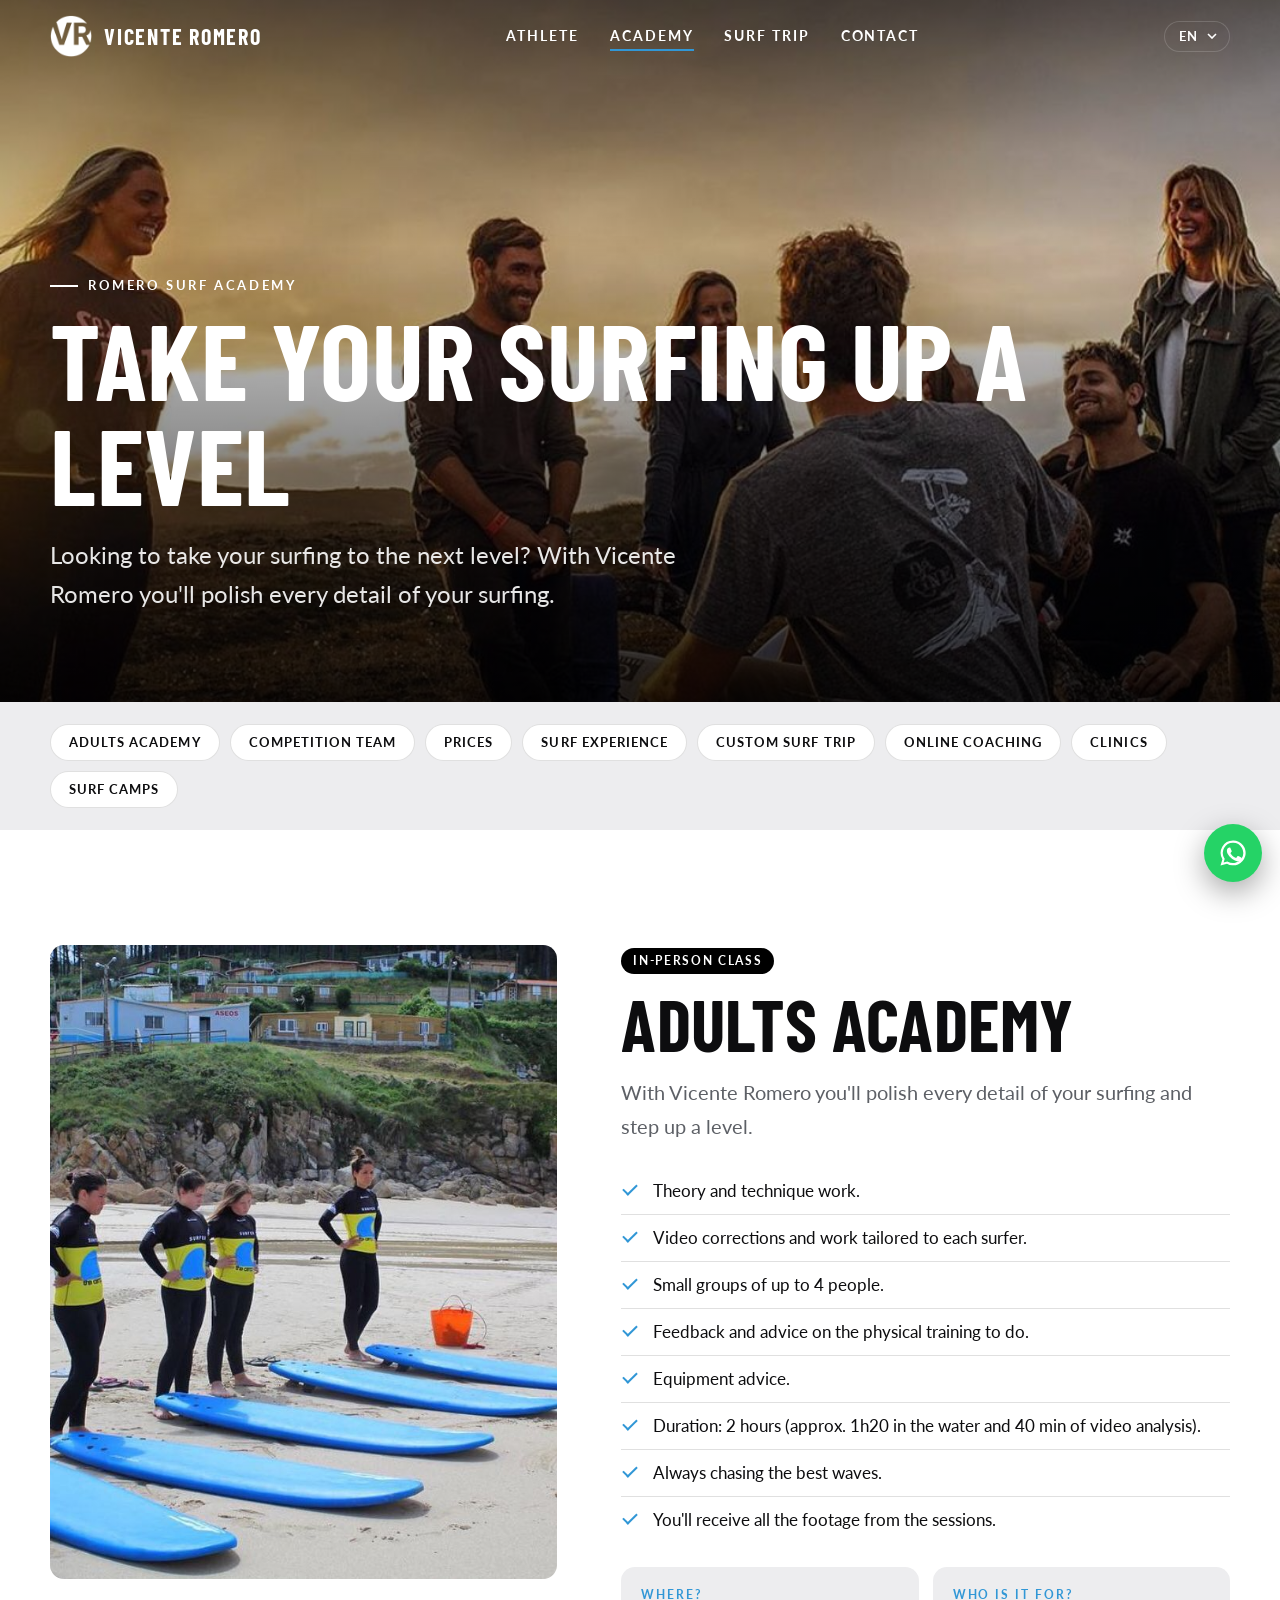
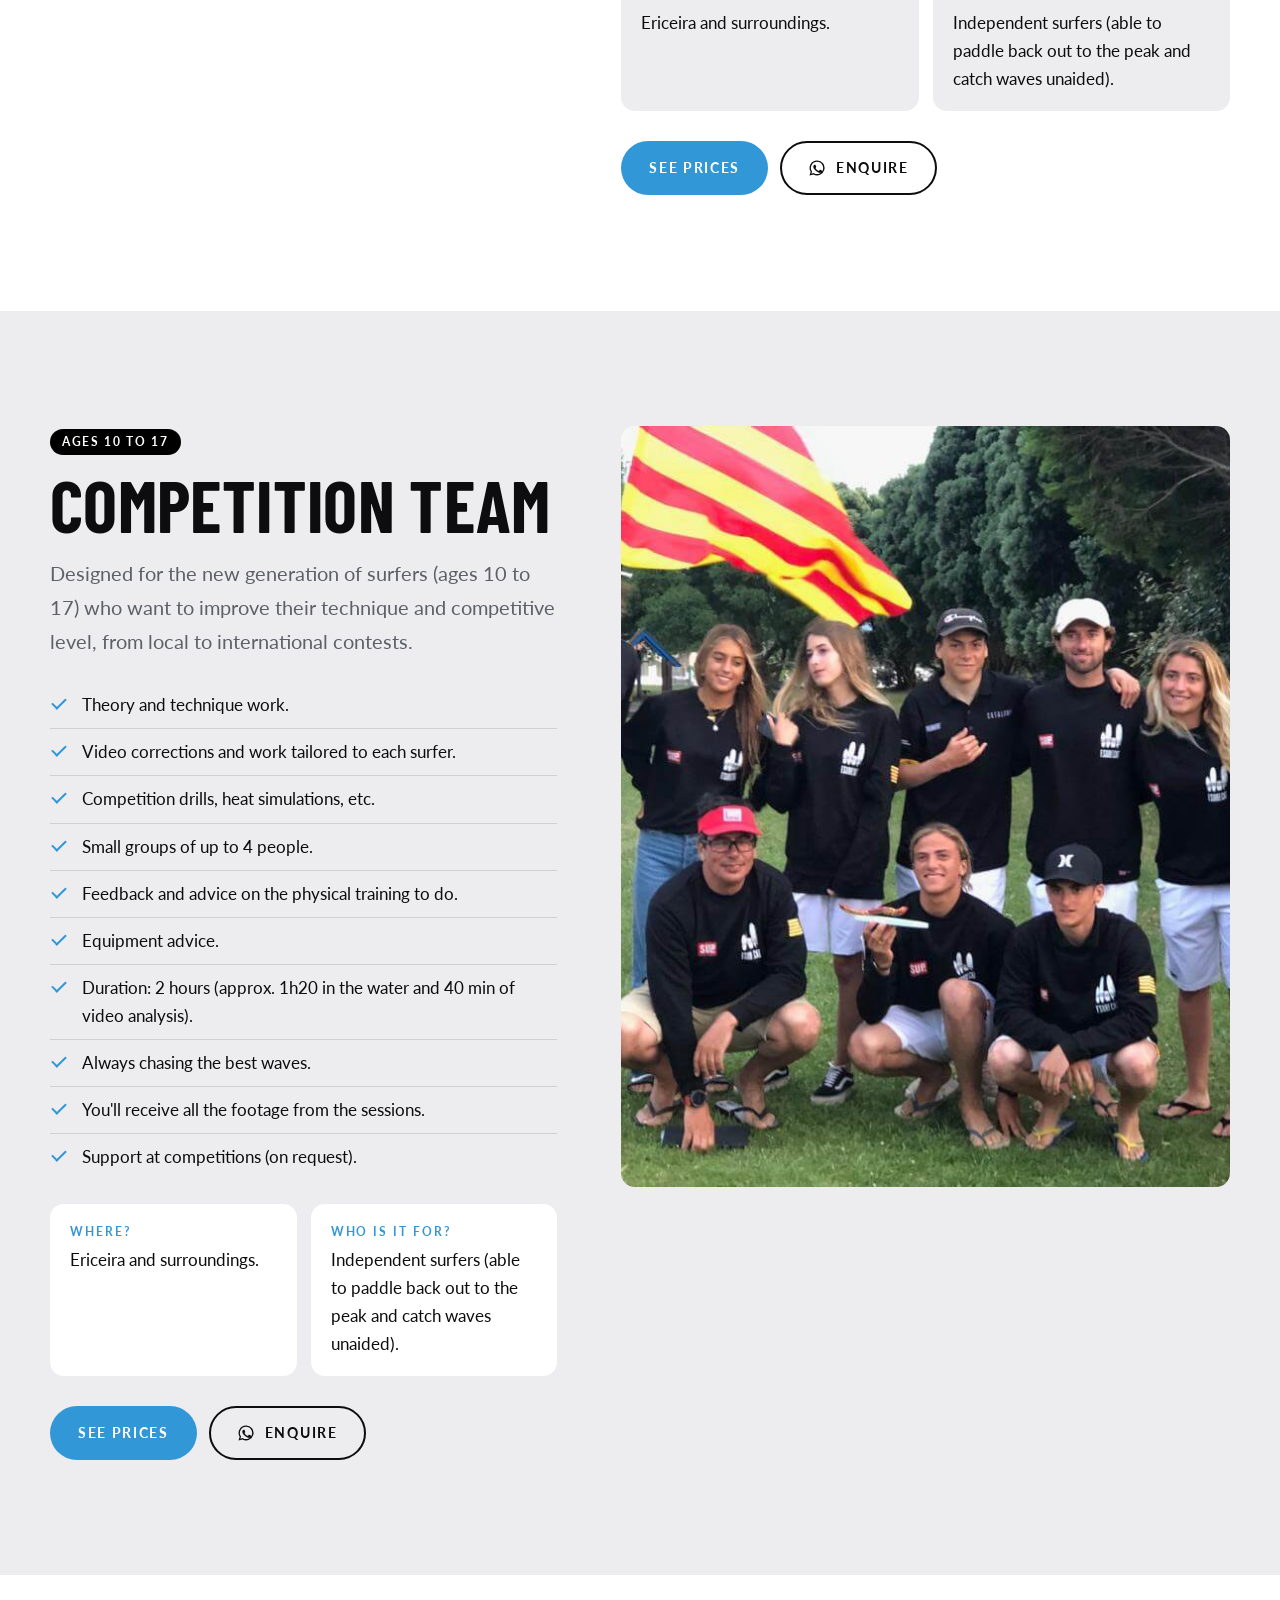
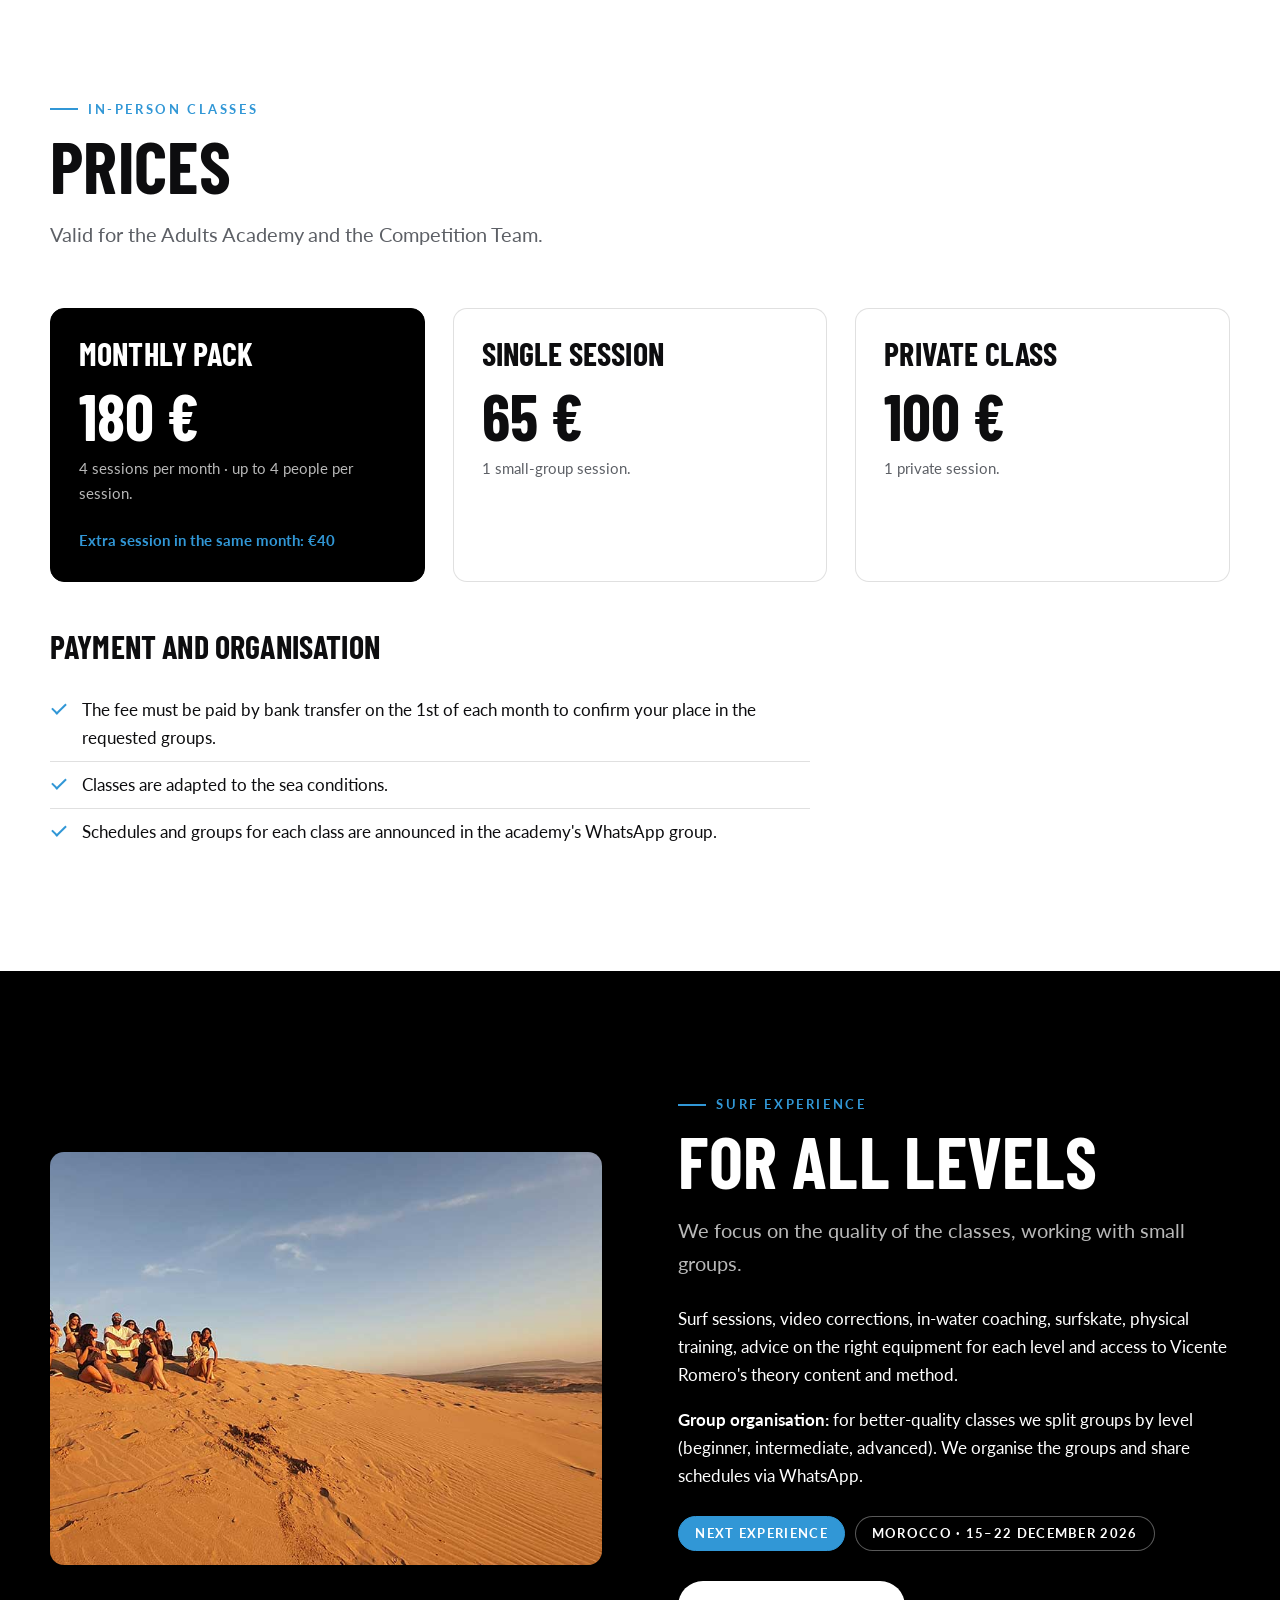
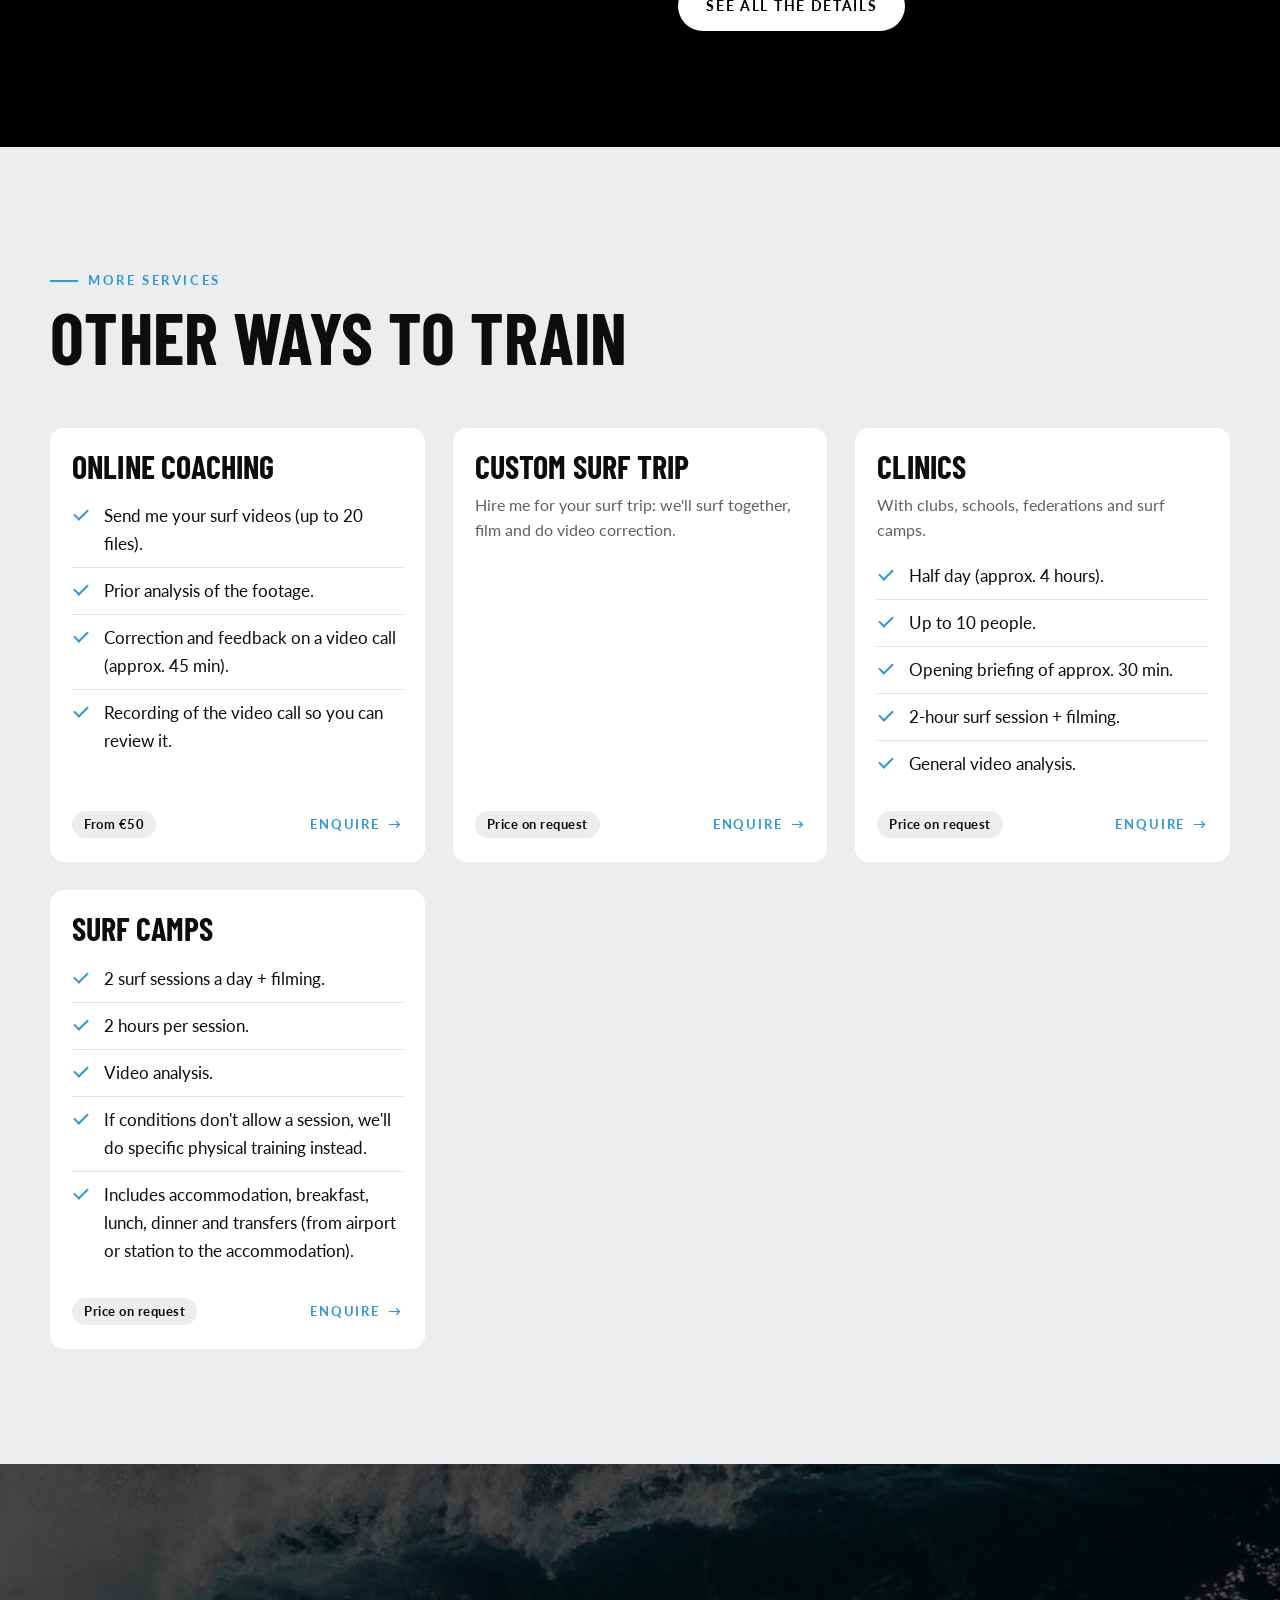
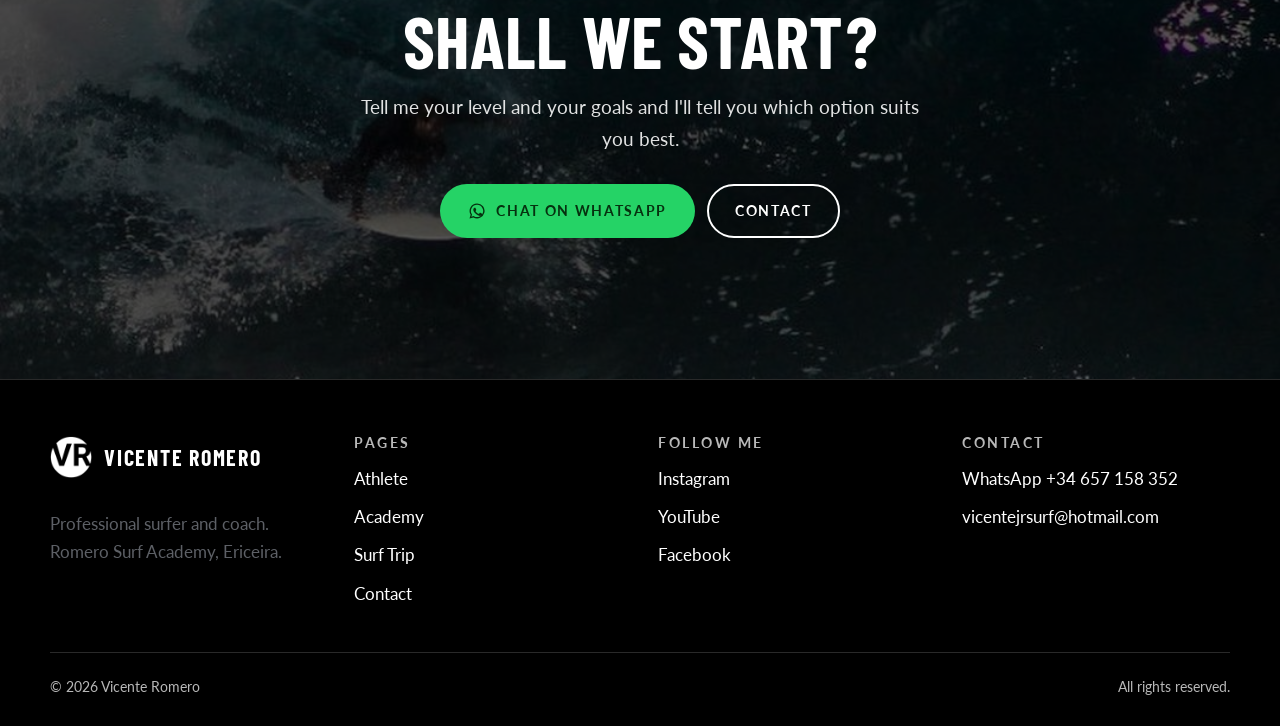
<file: academy/index.html>
<!doctype html>
<html lang="es">
<head>
  <meta charset="utf-8">
  <meta name="viewport" content="width=device-width, initial-scale=1">
  <title data-i18n="academy.meta.title">Romero Surf Academy – Vicente Romero</title>
  <meta name="description" data-i18n-content="academy.meta.desc" content="Romero Surf Academy en Ericeira: clases para adultos, equipo de competición, coaching online, clinics y campamentos con Vicente Romero. Tarifas y servicios.">
  <meta property="og:title" content="Romero Surf Academy">
  <meta property="og:image" content="/assets/img/academy-grupo.jpg">
  <link rel="icon" href="/assets/img/favicon.png">
  <link rel="apple-touch-icon" href="/assets/img/apple-touch-icon.png">
  <link rel="preconnect" href="https://fonts.googleapis.com">
  <link rel="preconnect" href="https://fonts.gstatic.com" crossorigin>
  <link href="https://fonts.googleapis.com/css2?family=Barlow+Condensed:wght@600;700&family=Lato:wght@400;700&display=swap" rel="stylesheet">
  <link rel="stylesheet" href="/assets/css/styles.css">
  <script src="/assets/js/site.js"></script>
</head>
<body>
  <header id="site-header"></header>

  <main>
    <section class="hero hero--page">
      <img class="hero__bg" src="/assets/img/academy-grupo.jpg" alt="Grupo de la Romero Surf Academy en la playa" fetchpriority="high">
      <div class="container hero__content">
        <span class="eyebrow">Romero Surf Academy</span>
        <h1 data-i18n="home.services.title">Mejora tu nivel de surf</h1>
        <p class="hero__sub" data-i18n="academy.hero.sub">¿Buscas llevar tu surfing a otro nivel? De la mano de Vicente Romero podrás pulir cada detalle de tu surf.</p>
      </div>
    </section>

    <!-- NAVEGACIÓN DE SERVICIOS -->
    <nav class="subnav" aria-label="Servicios">
      <div class="container chips">
        <a class="chip" href="#adultos" data-i18n="svc.adults.title">Academy Adultos</a>
        <a class="chip" href="#competicion" data-i18n="svc.comp.title">Equipo Competición</a>
        <a class="chip" href="#tarifas" data-i18n="academy.rates.title">Tarifas</a>
        <a class="chip" href="#experience" data-i18n="svc.exp.title">Surf Experience</a>
        <a class="chip" href="#trip" data-i18n="svc.private.title">Surf trip a medida</a>
        <a class="chip" href="#online" data-i18n="svc.online.title">Coaching Online</a>
        <a class="chip" href="#clinics" data-i18n="svc.clinics.title">Clinics</a>
        <a class="chip" href="#campamentos" data-i18n="svc.camps.title">Campamentos</a>
      </div>
    </nav>

    <!-- ACADEMY ADULTOS -->
    <section class="section" id="adultos">
      <div class="container program">
        <div class="program__media reveal"><img loading="lazy" src="/assets/img/clase-playa.jpg" alt="Clase de surf en la playa"></div>
        <div class="reveal">
          <span class="tag" data-i18n="academy.tag.presencial">Clase presencial</span>
          <h2 data-i18n="svc.adults.title">Academy Adultos</h2>
          <p class="lead" data-i18n="academy.adults.intro">De la mano de Vicente Romero podrás pulir cada detalle de tu surf y subir de nivel.</p>
          <ul class="checklist mt-m">
            <li data-i18n="a.l1">Trabajo teórico y técnico.</li>
            <li data-i18n="a.l2">Videocorrecciones y trabajo adaptado a cada surfista.</li>
            <li data-i18n="a.l3">Grupos reducidos de máximo 4 personas.</li>
            <li data-i18n="a.l4">Feedback y asesoramiento en el trabajo físico a realizar.</li>
            <li data-i18n="a.l5">Asesoramiento en equipamiento.</li>
            <li data-i18n="a.l6">Duración: 2 horas (aprox. 1 h 20 en el agua y 40 min de videoanálisis).</li>
            <li data-i18n="a.l7">Buscando siempre las mejores olas.</li>
            <li data-i18n="a.l8">Recibirás todos los vídeos de las sesiones.</li>
          </ul>
          <div class="info-row">
            <div class="info"><b data-i18n="academy.where.label">¿Dónde?</b><span data-i18n="academy.where.value">Ericeira y alrededores.</span></div>
            <div class="info"><b data-i18n="academy.who.label">¿Para quién?</b><span data-i18n="academy.who.value">Surfistas autónomos (capaces de remontar al pico y coger olas sin ayuda).</span></div>
          </div>
          <div class="hero__actions">
            <a class="btn btn--primary" href="#tarifas" data-i18n="academy.cta.rates">Ver tarifas</a>
            <a class="btn btn--ghost" data-wa="academy" data-wa-text="Hola Vicente, me gustaría recibir información sobre la Academy Adultos." data-icon="whatsapp"><span data-i18n="common.ask">Consultar</span></a>
          </div>
        </div>
      </div>
    </section>

    <!-- EQUIPO COMPETICIÓN -->
    <section class="section section--gray" id="competicion">
      <div class="container program program--reverse">
        <div class="program__media reveal"><img loading="lazy" src="/assets/img/equipo.jpg" alt="Equipo de competición"></div>
        <div class="reveal">
          <span class="tag" data-i18n="academy.tag.age">10 a 17 años</span>
          <h2 data-i18n="svc.comp.title">Equipo Competición</h2>
          <p class="lead" data-i18n="academy.comp.intro">Pensado para surfistas de la nueva generación (10 a 17 años) que buscan mejorar la técnica y el nivel competitivo, desde competiciones locales a internacionales.</p>
          <ul class="checklist mt-m">
            <li data-i18n="a.l1">Trabajo teórico y técnico.</li>
            <li data-i18n="a.l2">Videocorrecciones y trabajo adaptado a cada surfista.</li>
            <li data-i18n="a.c1">Ejercicios de competición, simulaciones de mangas, etc.</li>
            <li data-i18n="a.l3">Grupos reducidos de máximo 4 personas.</li>
            <li data-i18n="a.l4">Feedback y asesoramiento en el trabajo físico a realizar.</li>
            <li data-i18n="a.l5">Asesoramiento en equipamiento.</li>
            <li data-i18n="a.l6">Duración: 2 horas (aprox. 1 h 20 en el agua y 40 min de videoanálisis).</li>
            <li data-i18n="a.l7">Buscando siempre las mejores olas.</li>
            <li data-i18n="a.l8">Recibirás todos los vídeos de las sesiones.</li>
            <li data-i18n="a.c2">Seguimiento en competiciones (a consultar).</li>
          </ul>
          <div class="info-row">
            <div class="info"><b data-i18n="academy.where.label">¿Dónde?</b><span data-i18n="academy.where.value">Ericeira y alrededores.</span></div>
            <div class="info"><b data-i18n="academy.who.label">¿Para quién?</b><span data-i18n="academy.who.value">Surfistas autónomos (capaces de remontar al pico y coger olas sin ayuda).</span></div>
          </div>
          <div class="hero__actions">
            <a class="btn btn--primary" href="#tarifas" data-i18n="academy.cta.rates">Ver tarifas</a>
            <a class="btn btn--ghost" data-wa="comp" data-wa-text="Hola Vicente, me gustaría recibir información sobre el Equipo Competición." data-icon="whatsapp"><span data-i18n="common.ask">Consultar</span></a>
          </div>
        </div>
      </div>
    </section>

    <!-- TARIFAS -->
    <section class="section" id="tarifas">
      <div class="container">
        <div class="section-head reveal">
          <span class="eyebrow" data-i18n="academy.rates.eyebrow">Clases presenciales</span>
          <h2 data-i18n="academy.rates.title">Tarifas</h2>
          <p class="lead" data-i18n="academy.rates.sub">Válidas para Academy Adultos y Equipo Competición.</p>
        </div>
        <div class="grid grid--3">
          <div class="rate rate--featured reveal">
            <h3 data-i18n="academy.r1.name">Pack mensual</h3>
            <div class="rate__price">180 €</div>
            <p data-i18n="academy.r1.desc">4 sesiones al mes · máximo 4 personas por sesión.</p>
            <p class="rate__note" data-i18n="academy.r1.note">Sesión extra el mismo mes: 40 €</p>
          </div>
          <div class="rate reveal">
            <h3 data-i18n="academy.r2.name">Sesión suelta</h3>
            <div class="rate__price">65 €</div>
            <p data-i18n="academy.r2.desc">1 sesión en grupo reducido.</p>
          </div>
          <div class="rate reveal">
            <h3 data-i18n="academy.r3.name">Clase privada</h3>
            <div class="rate__price">100 €</div>
            <p data-i18n="academy.r3.desc">1 sesión privada.</p>
          </div>
        </div>
        <div class="mt-l reveal" style="max-width:760px">
          <h3 data-i18n="academy.pay.title">Método de pago y organización</h3>
          <ul class="checklist mt-m">
            <li data-i18n="academy.pay1">El día 1 de cada mes debe abonarse la tarifa por transferencia bancaria para confirmar plaza en los grupos solicitados.</li>
            <li data-i18n="academy.pay2">Las clases se adaptarán a las condiciones del mar.</li>
            <li data-i18n="academy.pay3">Los horarios y grupos de cada clase se avisan por el grupo de WhatsApp de la academy.</li>
          </ul>
        </div>
      </div>
    </section>

    <!-- SURF EXPERIENCE -->
    <section class="section section--dark" id="experience">
      <div class="container split">
        <div class="split__media split__media--wide reveal"><img loading="lazy" src="/assets/img/marruecos-01.jpg" alt="Dunas de Marruecos"></div>
        <div class="reveal">
          <span class="eyebrow" data-i18n="svc.exp.title">Surf Experience</span>
          <h2 data-i18n="academy.exp.title">Para todos los niveles</h2>
          <p class="lead" data-i18n="academy.exp.p1">Nos centramos en la calidad de las clases, trabajando con grupos reducidos.</p>
          <p class="mt-m" data-i18n="academy.exp.p2">Sesiones de surf, videocorrecciones, asesoramiento desde el agua, surfskate, entrenamientos físicos, asesoramiento sobre el material adecuado para cada nivel y acceso al contenido teórico y al método de Vicente Romero.</p>
          <p data-i18n="academy.exp.p3"><strong>Organización de grupos:</strong> para una mejor calidad en las clases, separamos los grupos por nivel (iniciación, intermedio, avanzado). Por WhatsApp organizamos los grupos y avisamos de los horarios.</p>
          <div class="facts">
            <span class="fact fact--accent" data-i18n="academy.exp.next">Próxima experiencia</span>
            <span class="fact" data-i18n="trip.dates.long">Marruecos · 15–22 de diciembre de 2026</span>
          </div>
          <div class="hero__actions"><a class="btn btn--light" href="/surf-trip/" data-i18n="trip.cta.info">Ver toda la información</a></div>
        </div>
      </div>
    </section>

    <!-- MÁS SERVICIOS -->
    <section class="section section--gray">
      <div class="container">
        <div class="section-head reveal">
          <span class="eyebrow" data-i18n="academy.more.eyebrow">Más servicios</span>
          <h2 data-i18n="academy.more.title">Otras formas de entrenar</h2>
        </div>
        <div class="grid grid--2">
          <article class="card reveal" id="online">
            <div class="card__body">
              <h3 data-i18n="svc.online.title">Coaching Online</h3>
              <ul class="checklist">
                <li data-i18n="a.o1">Envíame tus vídeos de surf (máximo 20 archivos).</li>
                <li data-i18n="a.o2">Análisis previo del contenido.</li>
                <li data-i18n="a.o3">Corrección y feedback en una videollamada (aprox. 45 min).</li>
                <li data-i18n="a.o4">Grabación de la videollamada para que puedas revisarla.</li>
              </ul>
              <div class="card__foot"><span class="price-tag" data-i18n="svc.online.price">A partir de 50 €</span>
                <a class="link-arrow" data-wa="online" data-wa-text="Hola Vicente, me interesa el Coaching Online." data-i18n="common.ask">Consultar</a></div>
            </div>
          </article>
          <article class="card reveal" id="trip">
            <div class="card__body">
              <h3 data-i18n="svc.private.title">Surf trip a medida</h3>
              <p data-i18n="svc.private.text">Contrátame para tu viaje de surf: surfearemos juntos, grabaremos y haremos videocorrección.</p>
              <div class="card__foot"><span class="price-tag" data-i18n="common.price.ask">Precio a consultar</span>
                <a class="link-arrow" data-wa="private" data-wa-text="Hola Vicente, me gustaría contratarte para un viaje de surf." data-i18n="common.ask">Consultar</a></div>
            </div>
          </article>
          <article class="card reveal" id="clinics">
            <div class="card__body">
              <h3 data-i18n="svc.clinics.title">Clinics</h3>
              <p data-i18n="academy.clinics.sub">Con clubs, escuelas, federaciones y surfcamps.</p>
              <ul class="checklist">
                <li data-i18n="a.k1">Media jornada (4 h aprox.).</li>
                <li data-i18n="a.k2">Máximo 10 personas.</li>
                <li data-i18n="a.k3">Apertura con un briefing de 30 min aprox.</li>
                <li data-i18n="a.k4">Sesión de 2 horas de surf + grabación.</li>
                <li data-i18n="a.k5">Videoanálisis general.</li>
              </ul>
              <div class="card__foot"><span class="price-tag" data-i18n="common.price.ask">Precio a consultar</span>
                <a class="link-arrow" data-wa="clinics" data-wa-text="Hola Vicente, me gustaría organizar un clinic." data-i18n="common.ask">Consultar</a></div>
            </div>
          </article>
          <article class="card reveal" id="campamentos">
            <div class="card__body">
              <h3 data-i18n="svc.camps.title">Campamentos</h3>
              <ul class="checklist">
                <li data-i18n="a.m1">2 sesiones de surf al día + grabación.</li>
                <li data-i18n="a.m2">2 horas cada sesión.</li>
                <li data-i18n="a.m3">Videoanálisis.</li>
                <li data-i18n="a.m4">Si no hay condiciones para la sesión, se hará un trabajo físico específico.</li>
                <li data-i18n="a.m5">Incluye alojamiento, desayuno, comida, cena y traslados (desde aeropuerto o estación al alojamiento).</li>
              </ul>
              <div class="card__foot"><span class="price-tag" data-i18n="common.price.ask">Precio a consultar</span>
                <a class="link-arrow" data-wa="camps" data-wa-text="Hola Vicente, me gustaría recibir información sobre los campamentos." data-i18n="common.ask">Consultar</a></div>
            </div>
          </article>
        </div>
      </div>
    </section>

    <!-- CTA -->
    <section class="cta-band">
      <img loading="lazy" src="/assets/img/tubo.jpg" alt="">
      <div class="container reveal">
        <h2 data-i18n="academy.cta.title">¿Empezamos?</h2>
        <p data-i18n="academy.cta.text">Cuéntame tu nivel y tus objetivos y te digo qué opción encaja mejor contigo.</p>
        <div class="hero__actions">
          <a class="btn btn--wa" data-wa="academy" data-wa-text="Hola Vicente, me gustaría recibir información sobre la Academy Adultos." data-icon="whatsapp"><span data-i18n="common.cta.whatsapp">Hablar por WhatsApp</span></a>
          <a class="btn btn--ghost" href="/#contacto" data-i18n="nav.contact">Contacto</a>
        </div>
      </div>
    </section>
  </main>

  <footer id="site-footer"></footer>
</body>
</html>
</file>
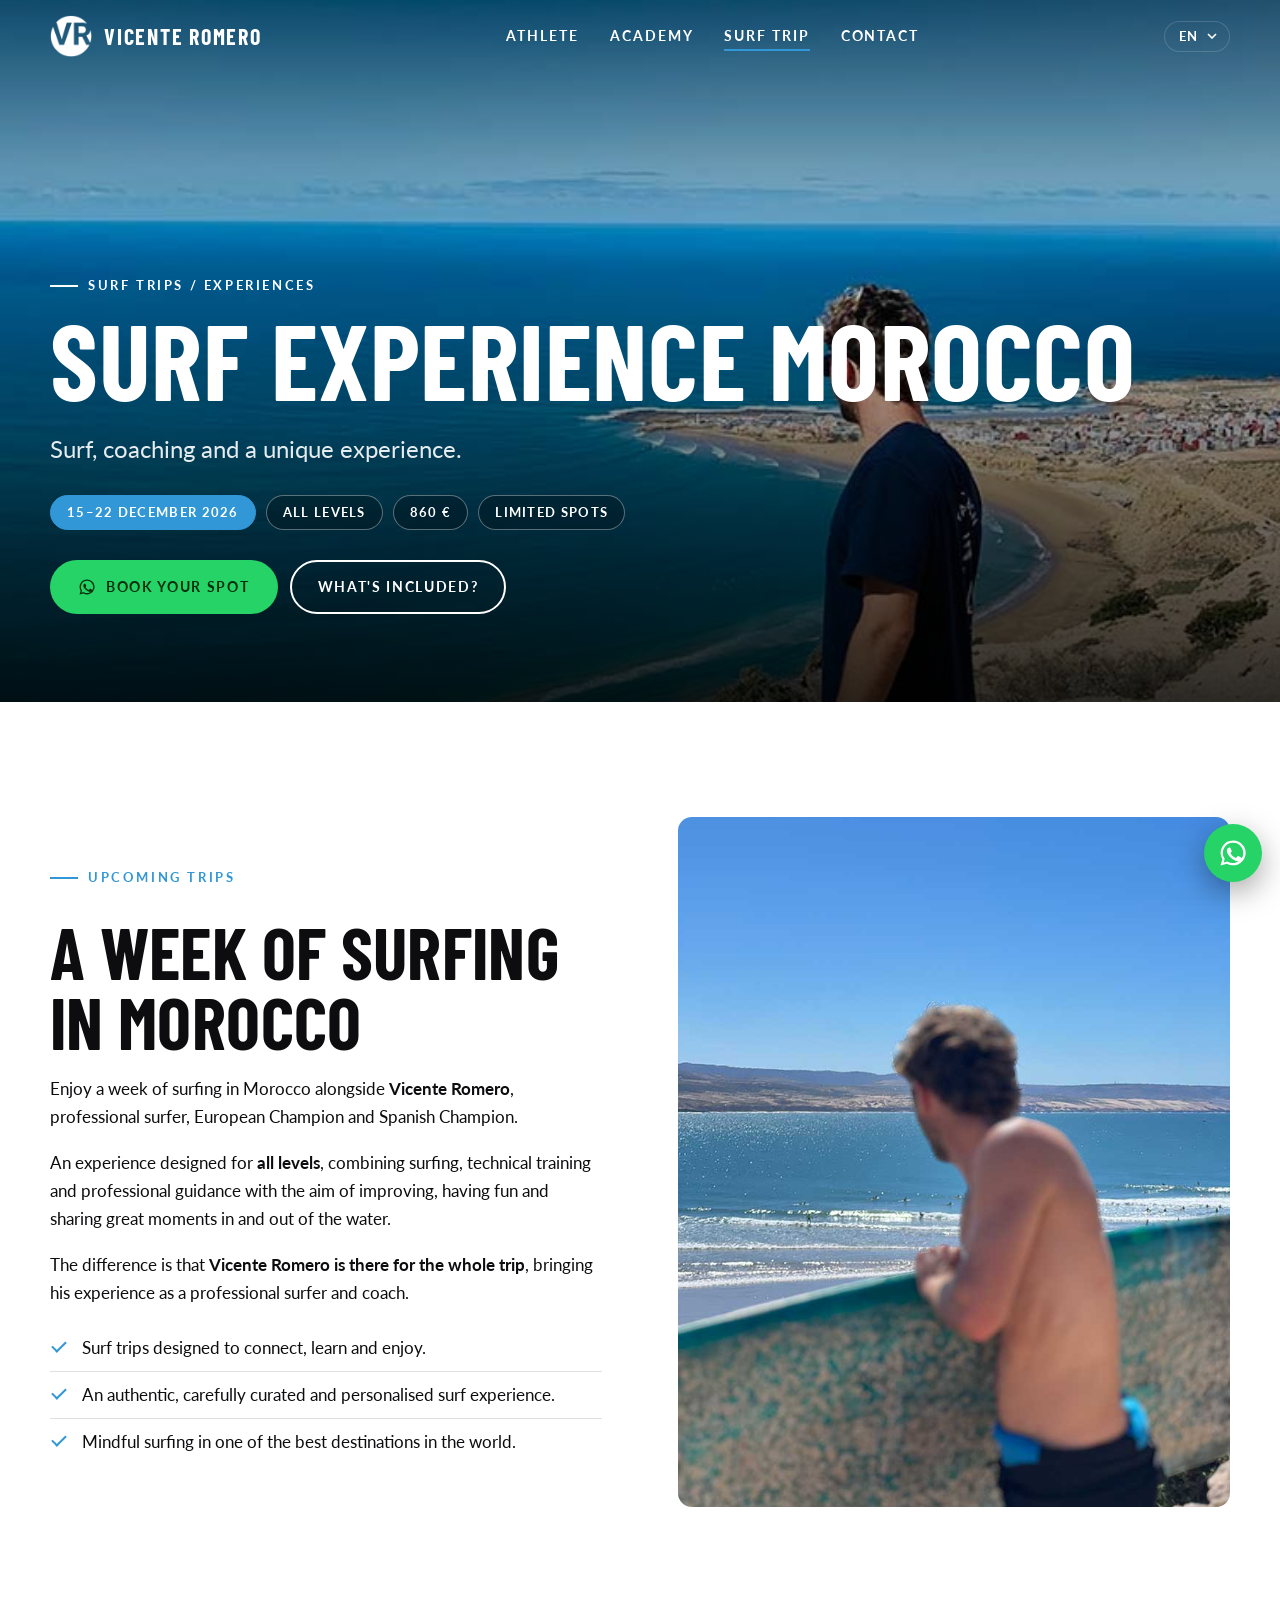
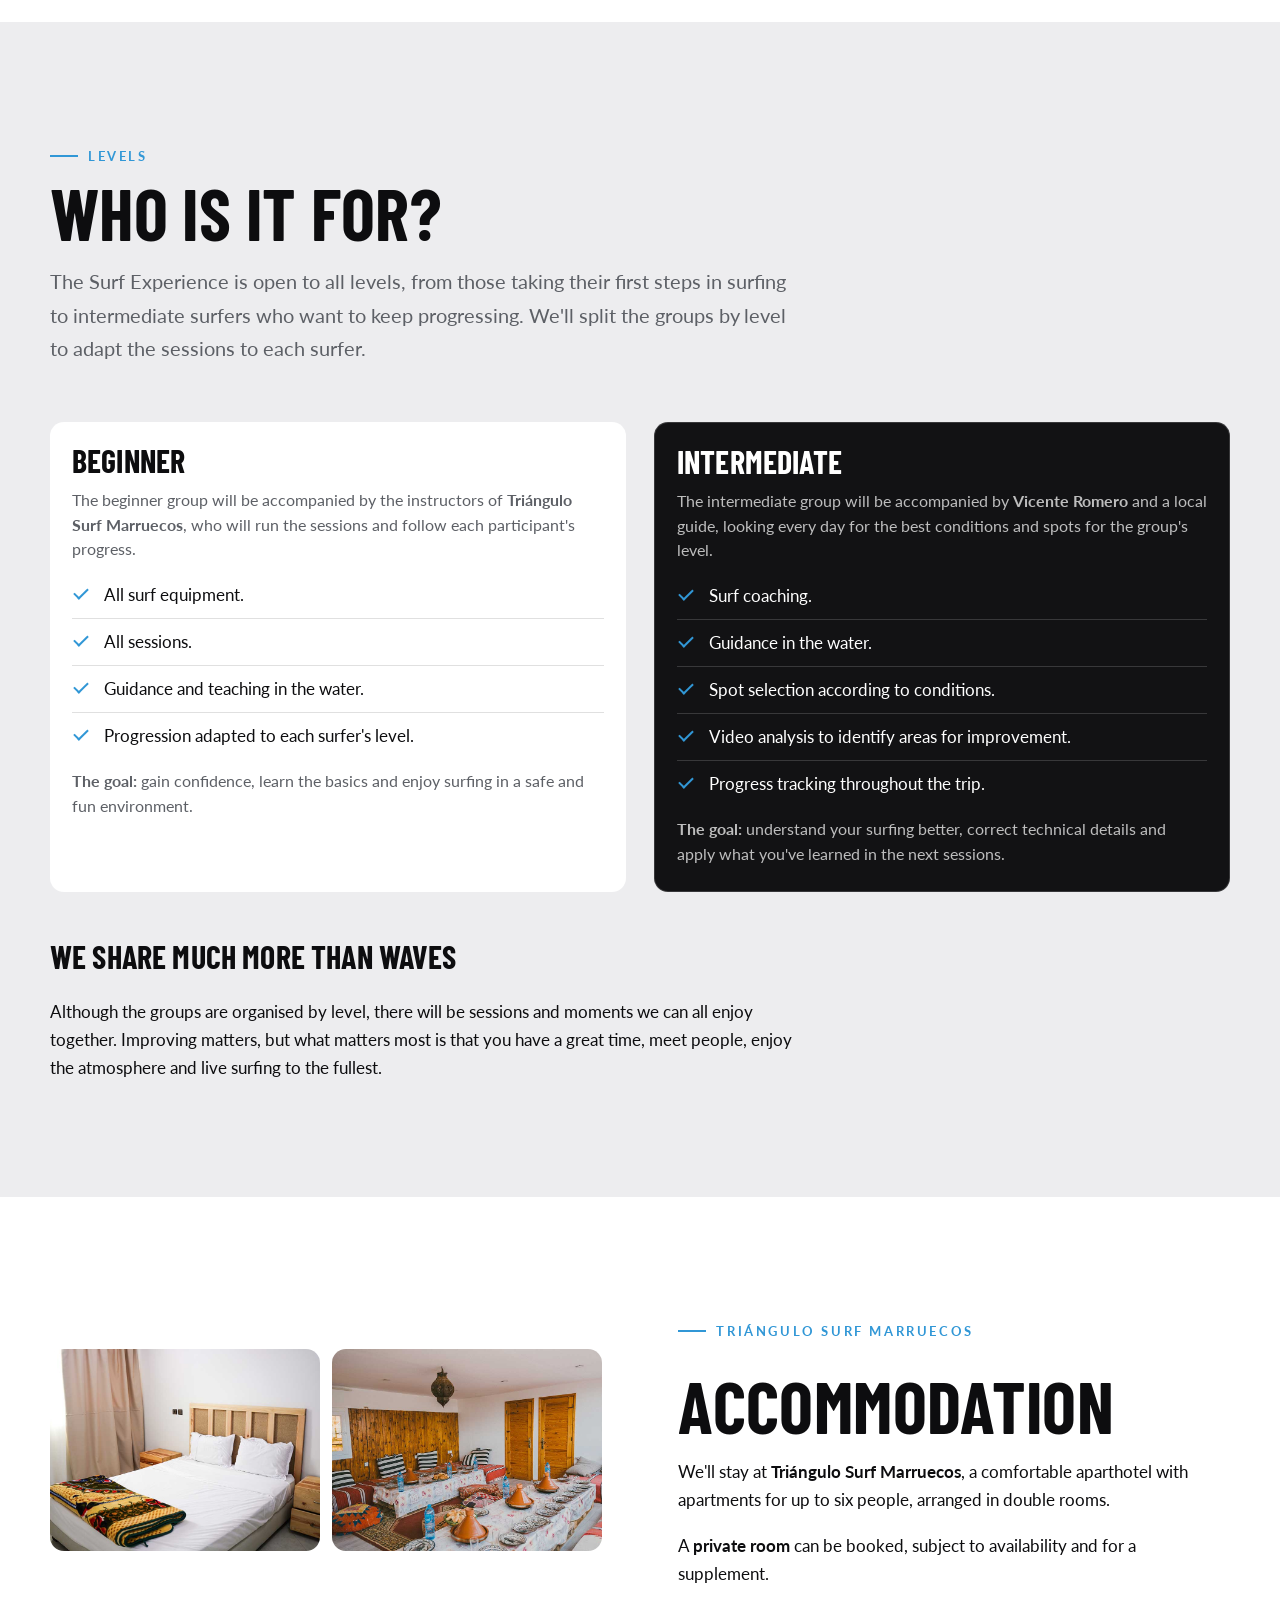
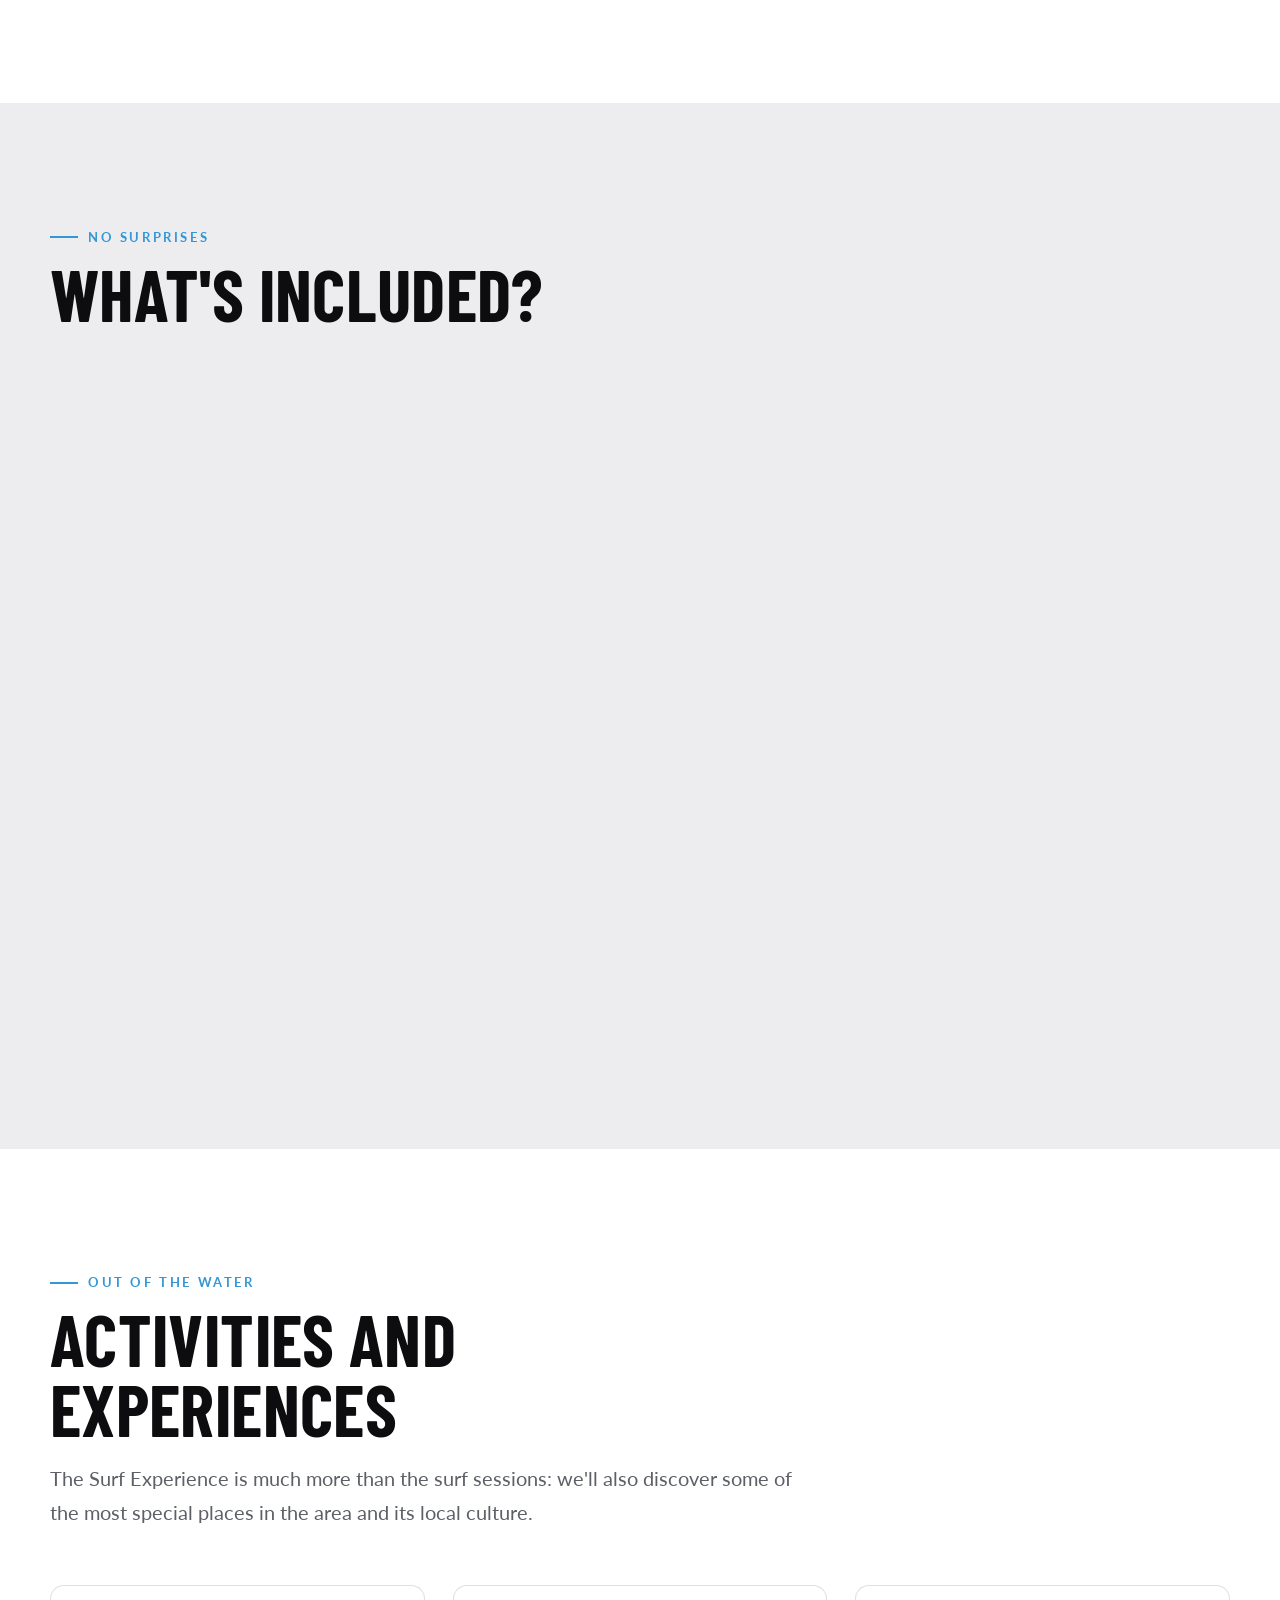
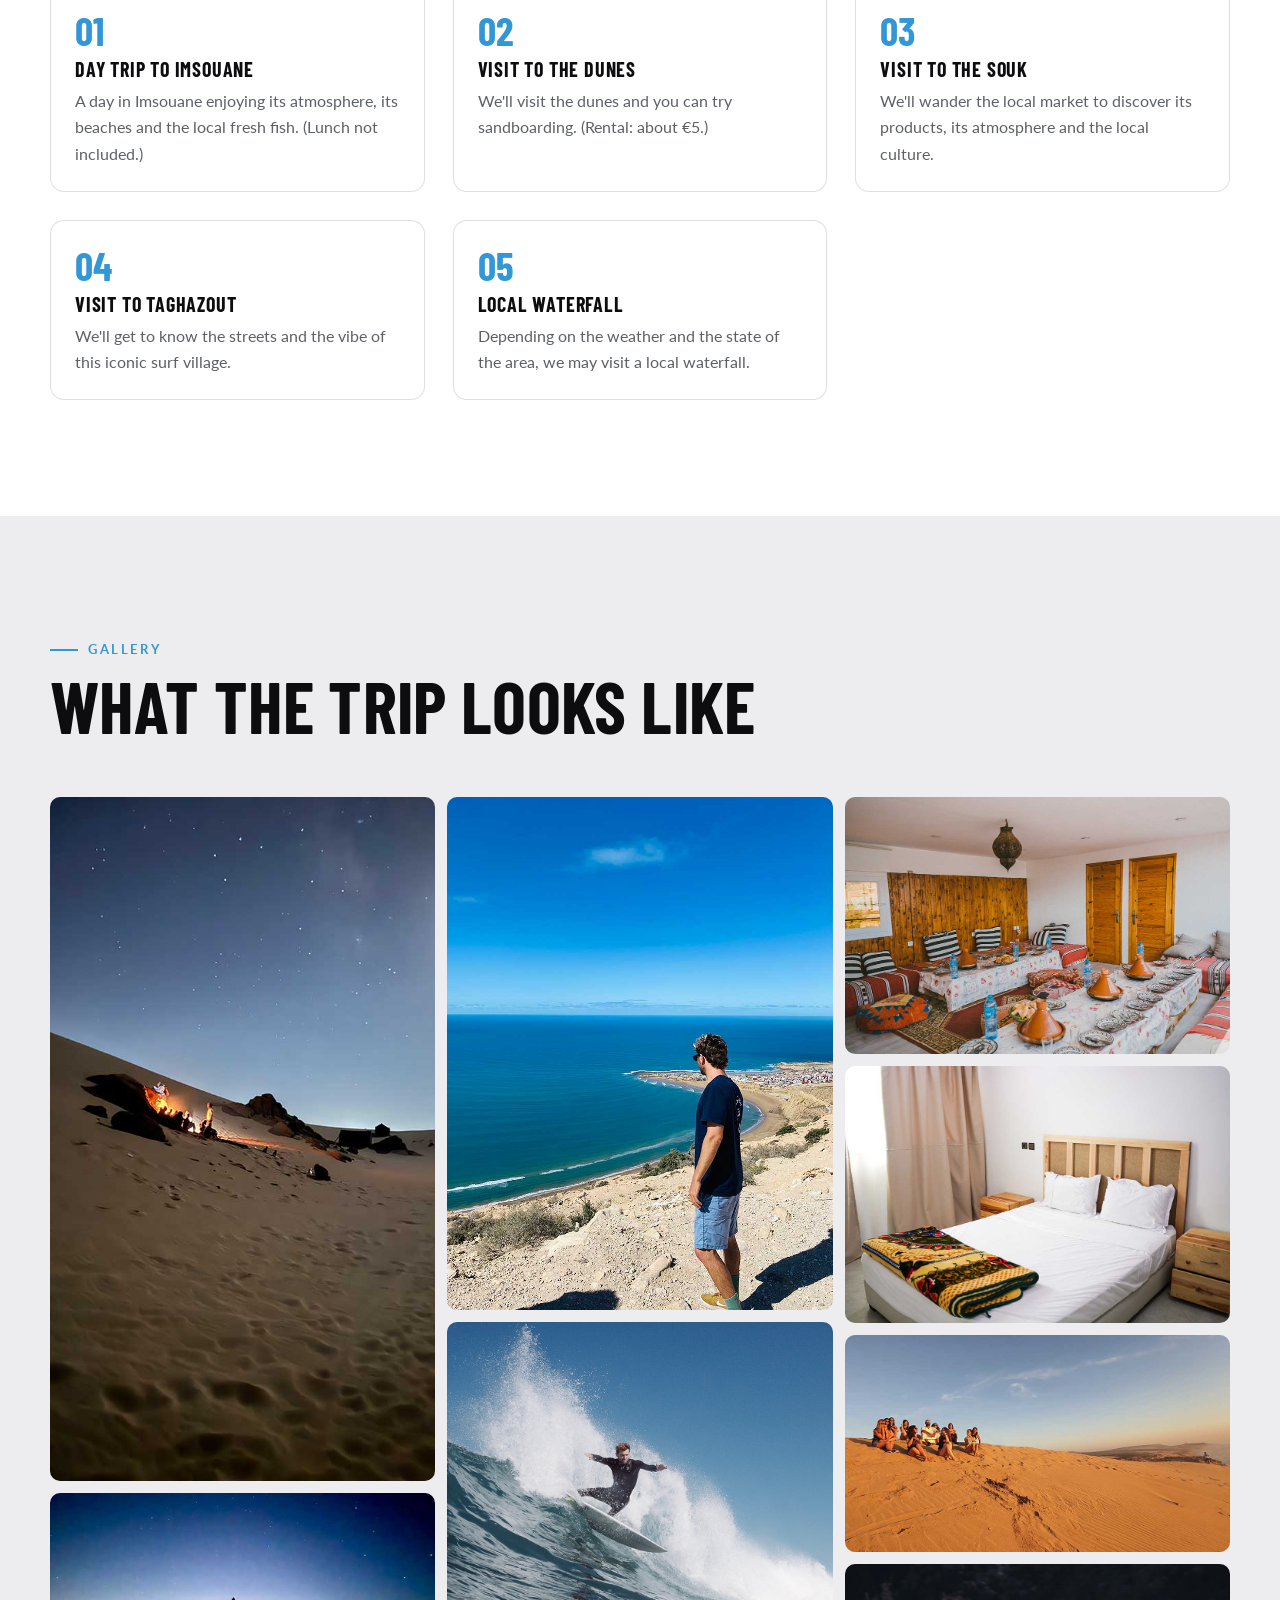
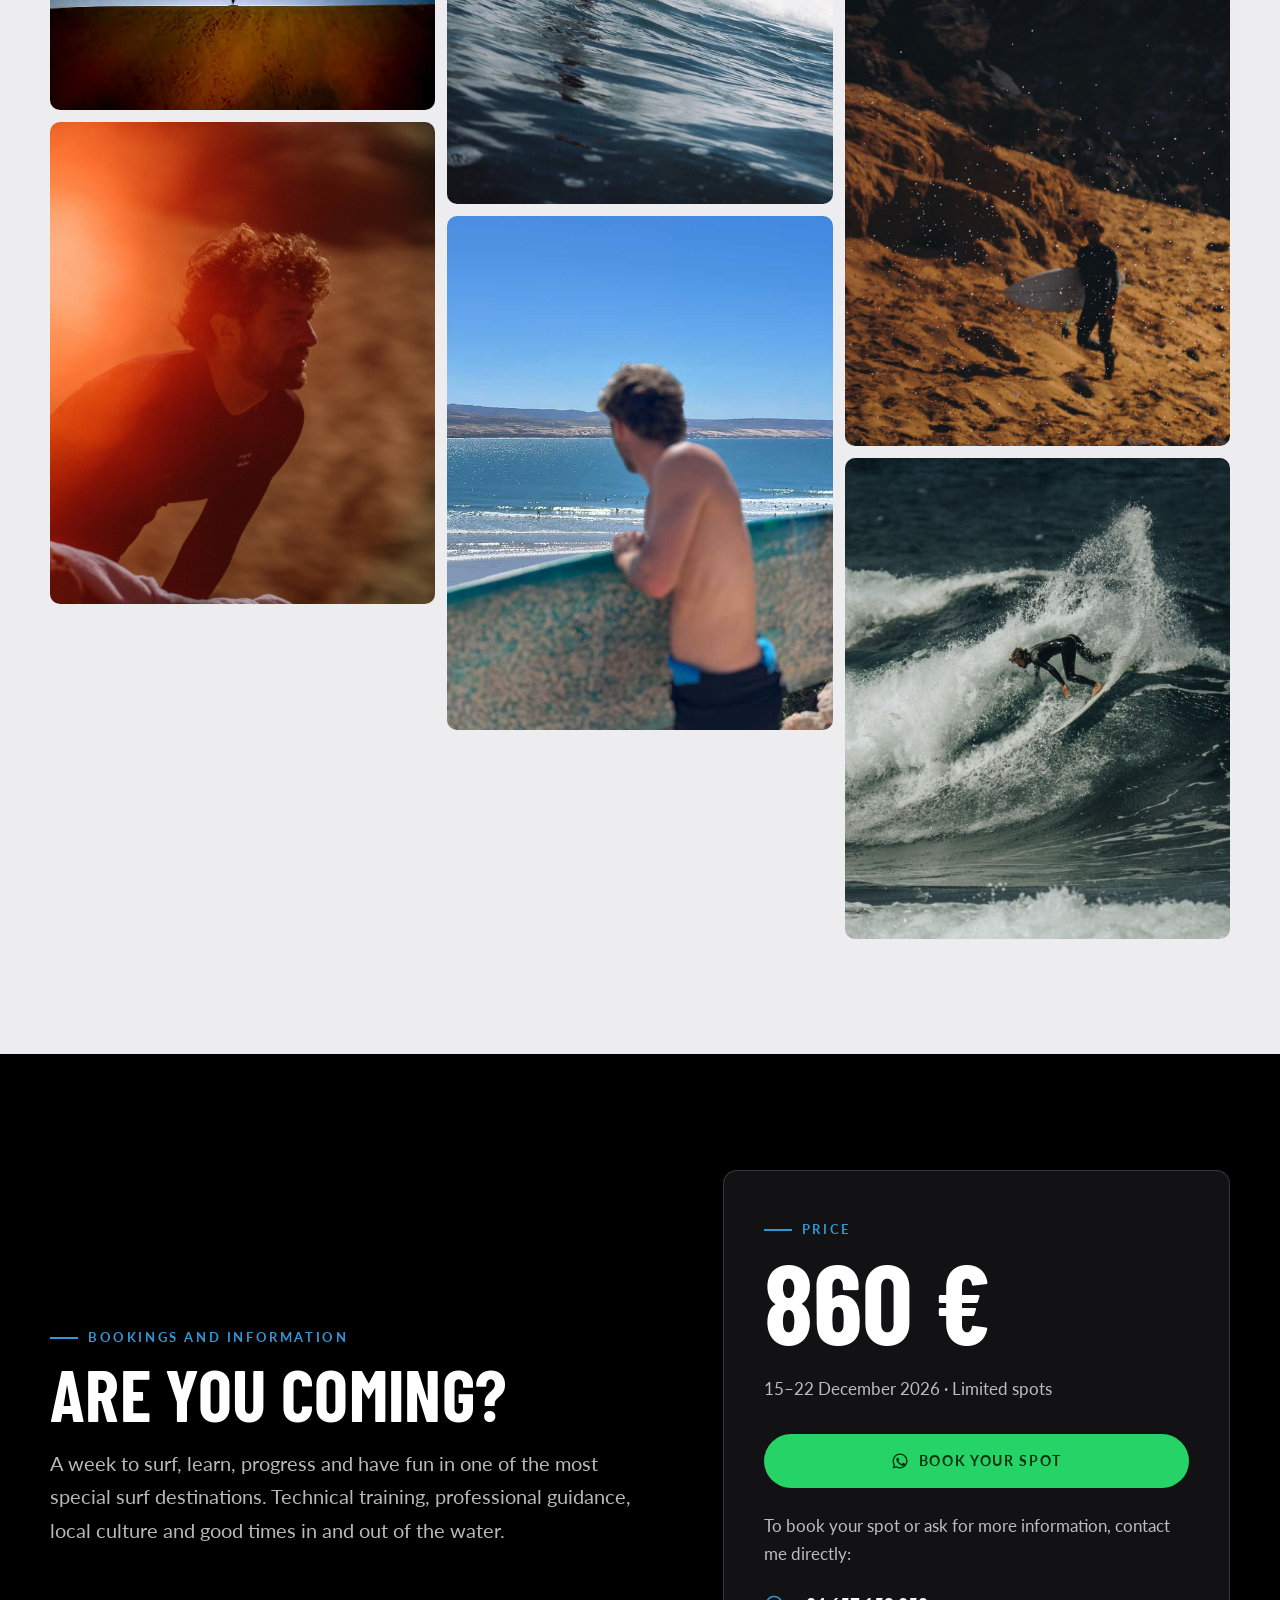
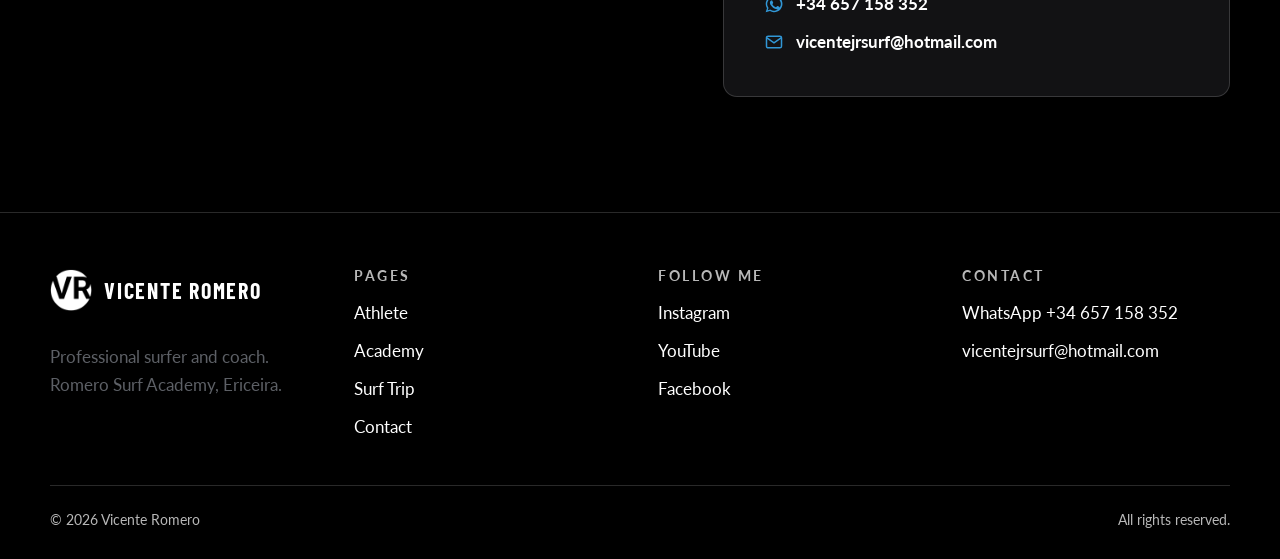
<file: surf-trip/index.html>
<!doctype html>
<html lang="es">
<head>
  <meta charset="utf-8">
  <meta name="viewport" content="width=device-width, initial-scale=1">
  <title data-i18n="trip.meta.title">Surf Trip Marruecos · 15–22 de diciembre – Vicente Romero</title>
  <meta name="description" data-i18n-content="trip.meta.desc" content="Surf Experience Marruecos con Vicente Romero: una semana de surf, coaching y videoanálisis para todos los niveles. 15–22 de diciembre de 2026, 860 €. Plazas limitadas.">
  <meta property="og:title" content="Surf Experience Marruecos – Vicente Romero">
  <meta property="og:image" content="/assets/img/marruecos-05.jpg">
  <link rel="icon" href="/assets/img/favicon.png">
  <link rel="apple-touch-icon" href="/assets/img/apple-touch-icon.png">
  <link rel="preconnect" href="https://fonts.googleapis.com">
  <link rel="preconnect" href="https://fonts.gstatic.com" crossorigin>
  <link href="https://fonts.googleapis.com/css2?family=Barlow+Condensed:wght@600;700&family=Lato:wght@400;700&display=swap" rel="stylesheet">
  <link rel="stylesheet" href="/assets/css/styles.css">
  <script src="/assets/js/site.js"></script>
</head>
<body>
  <header id="site-header"></header>

  <main>
    <section class="hero hero--page">
      <img class="hero__bg" src="/assets/img/marruecos-05.jpg" alt="Costa de Marruecos" fetchpriority="high">
      <div class="container hero__content">
        <span class="eyebrow">Surf Trips / Experiences</span>
        <h1 data-i18n="trip.name">Surf Experience Marruecos</h1>
        <p class="hero__sub" data-i18n="trip.hero.sub">Surf, coaching y una experiencia única.</p>
        <div class="facts">
          <span class="fact fact--accent" data-i18n="trip.fact.dates">15–22 de diciembre de 2026</span>
          <span class="fact" data-i18n="trip.fact.levels">Todos los niveles</span>
          <span class="fact">860 €</span>
          <span class="fact" data-i18n="trip.fact.spots">Plazas limitadas</span>
        </div>
        <div class="hero__actions">
          <a class="btn btn--wa" data-wa="trip" data-wa-text="Hola Vicente, quiero reservar plaza en la Surf Experience de Marruecos (15–22 de diciembre)." data-icon="whatsapp"><span data-i18n="trip.cta.book">Reservar plaza</span></a>
          <a class="btn btn--ghost" href="#incluye" data-i18n="trip.inc.title">¿Qué incluye?</a>
        </div>
      </div>
    </section>

    <!-- INTRO -->
    <section class="section">
      <div class="container split">
        <div class="reveal stack">
          <span class="eyebrow" data-i18n="trip.intro.eyebrow">Próximos viajes</span>
          <h2 data-i18n="trip.intro.title">Una semana de surf en Marruecos</h2>
          <p data-i18n="trip.intro.p1">Vive una semana de surf en Marruecos junto a <strong>Vicente Romero</strong>, surfista profesional, campeón de Europa y campeón de España.</p>
          <p data-i18n="trip.intro.p2">Una experiencia diseñada para <strong>todos los niveles</strong>, donde combinamos surf, tecnificación y acompañamiento profesional con el objetivo de mejorar, disfrutar y compartir grandes momentos dentro y fuera del agua.</p>
          <p data-i18n="trip.intro.p3">La diferencia está en que <strong>Vicente Romero está presente durante todo el viaje</strong>, aportando su experiencia como surfista profesional y entrenador.</p>
          <ul class="checklist">
            <li data-i18n="trip.b1">Viajes de surf diseñados para conectar, aprender y disfrutar.</li>
            <li data-i18n="trip.b2">Una experiencia de surf auténtica, cuidada y personalizada.</li>
            <li data-i18n="trip.b3">Surf consciente en uno de los mejores destinos del mundo.</li>
          </ul>
        </div>
        <div class="split__media reveal"><img loading="lazy" src="/assets/img/marruecos-04.jpg" alt="Mirando las olas en Marruecos"></div>
      </div>
    </section>

    <!-- PARA QUIÉN -->
    <section class="section section--gray">
      <div class="container">
        <div class="section-head reveal">
          <span class="eyebrow" data-i18n="trip.who.eyebrow">Niveles</span>
          <h2 data-i18n="trip.who.title">¿Para quién es?</h2>
          <p class="lead" data-i18n="trip.who.p">La Surf Experience está abierta a todos los niveles, desde quienes están dando sus primeros pasos hasta surfistas de nivel intermedio que quieren seguir progresando. Dividiremos los grupos según el nivel para adaptar las sesiones a cada surfista.</p>
        </div>
        <div class="grid grid--2">
          <article class="card reveal">
            <div class="card__body">
              <h3>Beginner</h3>
              <p data-i18n="trip.beg.p">El grupo beginner estará acompañado por los monitores de <strong>Triángulo Surf Marruecos</strong>, que se encargarán de las sesiones y del seguimiento de cada participante.</p>
              <ul class="checklist">
                <li data-i18n="trip.g1">Todo el material de surf.</li>
                <li data-i18n="trip.g2">Todas las sesiones.</li>
                <li data-i18n="trip.g3">Acompañamiento y enseñanza en el agua.</li>
                <li data-i18n="trip.g4">Progresión adaptada al nivel de cada surfista.</li>
              </ul>
              <p data-i18n="trip.beg.goal"><strong>El objetivo:</strong> ganar confianza, aprender las bases y disfrutar del surf en un entorno seguro y divertido.</p>
            </div>
          </article>
          <article class="card card--dark reveal">
            <div class="card__body">
              <h3 data-i18n="trip.int.title">Intermedio</h3>
              <p data-i18n="trip.int.p">El grupo intermedio estará acompañado por <strong>Vicente Romero</strong> y un guía local, buscando cada día las mejores condiciones y spots según el nivel del grupo.</p>
              <ul class="checklist">
                <li data-i18n="trip.i1">Surf coaching.</li>
                <li data-i18n="trip.i2">Acompañamiento en el agua.</li>
                <li data-i18n="trip.i3">Selección de spots según las condiciones.</li>
                <li data-i18n="trip.i4">Videoanálisis para detectar puntos de mejora.</li>
                <li data-i18n="trip.i5">Seguimiento de la evolución durante el viaje.</li>
              </ul>
              <p data-i18n="trip.int.goal"><strong>El objetivo:</strong> entender mejor tu surfing, corregir detalles técnicos y aplicar lo aprendido en las siguientes sesiones.</p>
            </div>
          </article>
        </div>
        <div class="mt-l reveal" style="max-width:760px">
          <h3 data-i18n="trip.together.title">Compartimos mucho más que olas</h3>
          <p class="mt-m" data-i18n="trip.together.p">Aunque los grupos se organizan por nivel, habrá sesiones y momentos en los que todos podremos disfrutar juntos. Porque mejorar es importante, pero lo fundamental es que te lo pases bien, conozcas gente, disfrutes del ambiente y vivas el surf al máximo.</p>
        </div>
      </div>
    </section>

    <!-- ALOJAMIENTO -->
    <section class="section">
      <div class="container split split--reverse">
        <div class="reveal stack">
          <span class="eyebrow">Triángulo Surf Marruecos</span>
          <h2 data-i18n="trip.stay.title">Alojamiento</h2>
          <p data-i18n="trip.stay.p1">Nos alojaremos en <strong>Triángulo Surf Marruecos</strong>, en un cómodo apartahotel con apartamentos de hasta seis personas, distribuidos en habitaciones dobles.</p>
          <p data-i18n="trip.stay.p2">Existe la posibilidad de reservar <strong>habitación privada</strong>, según disponibilidad y con suplemento.</p>
        </div>
        <div class="grid reveal" style="grid-template-columns:1fr 1fr;gap:12px">
          <div class="split__media split__media--wide"><img loading="lazy" src="/assets/img/marruecos-02.jpg" alt="Habitación doble"></div>
          <div class="split__media split__media--wide"><img loading="lazy" src="/assets/img/marruecos-03.jpg" alt="Salón del alojamiento"></div>
        </div>
      </div>
    </section>

    <!-- INCLUYE / NO INCLUYE -->
    <section class="section section--gray" id="incluye">
      <div class="container">
        <div class="section-head reveal">
          <span class="eyebrow" data-i18n="trip.inc.eyebrow">Todo claro</span>
          <h2 data-i18n="trip.inc.title">¿Qué incluye?</h2>
        </div>
        <ul class="checklist checklist--cols reveal">
          <li data-i18n="trip.n1">7 noches de alojamiento.</li>
          <li data-i18n="trip.n2">Desayuno, comida y cena durante toda la estancia.</li>
          <li data-i18n="trip.n3">Traslados aeropuerto de Agadir – alojamiento – aeropuerto.</li>
          <li data-i18n="trip.n4">Transporte para las sesiones y desplazamientos previstos.</li>
          <li data-i18n="trip.n5">Todas las sesiones de surf.</li>
          <li data-i18n="trip.n6">Surf coaching y acompañamiento en el agua.</li>
          <li data-i18n="trip.n7">Videoanálisis para el grupo intermedio.</li>
          <li data-i18n="trip.n8">Guía local y conocimiento de los mejores spots.</li>
          <li data-i18n="trip.n9">Todo el material de surf para el grupo beginner.</li>
          <li data-i18n="trip.n10">Acompañamiento de Vicente Romero durante todo el viaje.</li>
          <li data-i18n="trip.n11">Pack de bienvenida.</li>
          <li data-i18n="trip.n12">Excursión de un día a Imsouane (almuerzo no incluido).</li>
          <li data-i18n="trip.n13">Visita a las dunas, con opción de sandboard (alquiler: unos 5 €).</li>
          <li data-i18n="trip.n14">Visita al Souk, el mercado local.</li>
          <li data-i18n="trip.n15">Visita al pueblo de Taghazout.</li>
          <li data-i18n="trip.n16">Opción de visitar una cascada local, según la meteorología y el estado de la zona.</li>
        </ul>
        <div class="mt-l reveal" style="max-width:760px">
          <h3 data-i18n="trip.exc.title">¿Qué no incluye?</h3>
          <ul class="xlist mt-m">
            <li data-i18n="trip.x1">Vuelos de ida y vuelta a Marruecos.</li>
            <li data-i18n="trip.x2">Seguro de viaje con cobertura para la práctica de deportes, incluido el surf. <strong>Este seguro es obligatorio para participar.</strong></li>
            <li data-i18n="trip.x3">Seguro de cancelación.</li>
          </ul>
        </div>
      </div>
    </section>

    <!-- ACTIVIDADES -->
    <section class="section">
      <div class="container">
        <div class="section-head reveal">
          <span class="eyebrow" data-i18n="trip.act.eyebrow">Fuera del agua</span>
          <h2 data-i18n="trip.act.title">Actividades y experiencias</h2>
          <p class="lead" data-i18n="trip.act.lead">La Surf Experience es mucho más que las sesiones de surf: también descubriremos algunos de los lugares más especiales de la zona y su cultura local.</p>
        </div>
        <div class="grid grid--3">
          <div class="activity reveal"><b>01</b><h4 data-i18n="trip.act1.t">Excursión a Imsouane</h4><p data-i18n="trip.act1.p">Un día en Imsouane disfrutando de su ambiente, sus playas y el pescado fresco de la zona. (Almuerzo no incluido.)</p></div>
          <div class="activity reveal"><b>02</b><h4 data-i18n="trip.act2.t">Visita a las dunas</h4><p data-i18n="trip.act2.p">Visitaremos las dunas y podrás hacer sandboard. (Alquiler: unos 5 €.)</p></div>
          <div class="activity reveal"><b>03</b><h4 data-i18n="trip.act3.t">Visita al Souk</h4><p data-i18n="trip.act3.p">Recorreremos el mercado local para descubrir sus productos, su ambiente y la cultura de la zona.</p></div>
          <div class="activity reveal"><b>04</b><h4 data-i18n="trip.act4.t">Visita a Taghazout</h4><p data-i18n="trip.act4.p">Conoceremos las calles y el ambiente de este emblemático pueblo surfero.</p></div>
          <div class="activity reveal"><b>05</b><h4 data-i18n="trip.act5.t">Cascada local</h4><p data-i18n="trip.act5.p">Según la meteorología y el estado de la zona, podremos visitar una cascada local.</p></div>
        </div>
      </div>
    </section>

    <!-- GALERÍA -->
    <section class="section section--gray">
      <div class="container">
        <div class="section-head reveal">
          <span class="eyebrow" data-i18n="common.gallery">Galería</span>
          <h2 data-i18n="trip.gallery.title">Así es el viaje</h2>
        </div>
        <div class="gallery">
          <button><img loading="lazy" src="/assets/img/marruecos-07.jpg" alt="Atardecer en las dunas"></button>
          <button><img loading="lazy" src="/assets/img/marruecos-06.jpg" alt="Dunas al anochecer"></button>
          <button><img loading="lazy" src="/assets/img/retrato-1.jpg" alt="Vicente Romero"></button>
          <button><img loading="lazy" src="/assets/img/marruecos-05.jpg" alt="Costa de Marruecos"></button>
          <button><img loading="lazy" src="/assets/img/top-turn.jpg" alt="Top turn"></button>
          <button><img loading="lazy" src="/assets/img/marruecos-04.jpg" alt="Mirando las olas"></button>
          <button><img loading="lazy" src="/assets/img/marruecos-03.jpg" alt="Salón del alojamiento"></button>
          <button><img loading="lazy" src="/assets/img/marruecos-02.jpg" alt="Habitación"></button>
          <button><img loading="lazy" src="/assets/img/marruecos-01.jpg" alt="Dunas"></button>
          <button><img loading="lazy" src="/assets/img/caminata.jpg" alt="Camino a las olas"></button>
          <button><img loading="lazy" src="/assets/img/snap.jpg" alt="Maniobra"></button>
        </div>
      </div>
    </section>

    <!-- RESERVA -->
    <section class="section section--dark" id="reserva">
      <div class="container booking">
        <div class="reveal">
          <span class="eyebrow" data-i18n="trip.book.eyebrow">Reservas e información</span>
          <h2 data-i18n="trip.book.title">¿Te vienes?</h2>
          <p class="lead" data-i18n="trip.book.p">Una semana para surfear, aprender, progresar y disfrutar en uno de los destinos de surf más especiales. Tecnificación, acompañamiento profesional, cultura local y buenos momentos dentro y fuera del agua.</p>
        </div>
        <div class="booking__box reveal">
          <span class="eyebrow" data-i18n="trip.price.label">Precio</span>
          <div class="booking__price">860 €</div>
          <p class="muted mt-m"><span data-i18n="trip.fact.dates">15–22 de diciembre de 2026</span> · <span data-i18n="trip.fact.spots">Plazas limitadas</span></p>
          <a class="btn btn--wa" data-wa="trip" data-wa-text="Hola Vicente, quiero reservar plaza en la Surf Experience de Marruecos (15–22 de diciembre)." data-icon="whatsapp"><span data-i18n="trip.cta.book">Reservar plaza</span></a>
          <p class="muted mt-m" data-i18n="trip.book.info">Para reservar tu plaza o pedir más información, escríbeme directamente:</p>
          <div class="contact-list">
            <a data-wa="trip" data-wa-text="Hola Vicente, quiero reservar plaza en la Surf Experience de Marruecos (15–22 de diciembre)." data-icon="whatsapp"><span data-phone>+34 657 158 352</span></a>
            <a data-email data-icon="mail"><span data-email-text></span></a>
          </div>
        </div>
      </div>
    </section>
  </main>

  <footer id="site-footer"></footer>
</body>
</html>
</file>
<file: assets/css/styles.css>
/* ==========================================================================
   Vicente Romero Surf — estilos globales
   Índice: 1. Tokens  2. Base  3. Layout  4. Header  5. Hero  6. Componentes
           7. Secciones específicas  8. Footer  9. Utilidades y animaciones
   ========================================================================== */

/* 1. Tokens ---------------------------------------------------------------- */
:root {
  --black: #000;
  --ink: #0d0d0f;
  --white: #fff;
  --gray: #ededef;          /* gris claro de la marca */
  --gray-2: #f9f9f9;
  --line: rgba(0, 0, 0, .12);
  --line-dark: rgba(255, 255, 255, .16);
  --muted: #5d6066;
  --muted-dark: rgba(255, 255, 255, .72);
  --blue: #3197d6;          /* azul de acento de la marca */
  --blue-dark: #1f7fbb;
  --wa: #25d366;

  --font-display: "Barlow Condensed", "Arial Narrow", Impact, sans-serif;
  --font-body: "Lato", -apple-system, BlinkMacSystemFont, "Segoe UI", sans-serif;

  --container: 1180px;
  --gutter: clamp(20px, 4vw, 40px);
  --section: clamp(64px, 9vw, 120px);
  --radius: 14px;
  --header-h: 72px;
  --shadow: 0 18px 50px -20px rgba(0, 0, 0, .35);
}

/* 2. Base ------------------------------------------------------------------ */
*, *::before, *::after { box-sizing: border-box; }
html { scroll-behavior: smooth; scroll-padding-top: calc(var(--header-h) + 16px); -webkit-text-size-adjust: 100%; }
body {
  margin: 0; background: var(--white); color: var(--ink);
  font: 400 17px/1.65 var(--font-body);
  -webkit-font-smoothing: antialiased;
}
html.i18n-wait body { visibility: hidden; } /* se quita al cargar la traducción */
img { max-width: 100%; display: block; }
a { color: inherit; }
p { margin: 0 0 1em; }
p:last-child { margin-bottom: 0; }
h1, h2, h3, h4 {
  margin: 0; font-family: var(--font-display); font-weight: 700;
  text-transform: uppercase; line-height: .98; letter-spacing: .005em;
}
h1 { font-size: clamp(56px, 11vw, 148px); }
h2 { font-size: clamp(38px, 5.6vw, 72px); }
h3 { font-size: clamp(24px, 2.6vw, 32px); line-height: 1.05; }
h4 { font-size: 20px; letter-spacing: .04em; }
ul { margin: 0; padding: 0; list-style: none; }
button, input, select, textarea { font: inherit; color: inherit; }
:focus-visible { outline: 2px solid var(--blue); outline-offset: 3px; }
strong { font-weight: 700; }

/* 3. Layout ---------------------------------------------------------------- */
.container { width: min(100% - var(--gutter) * 2, var(--container)); margin-inline: auto; }
.section { padding-block: var(--section); }
.section--gray { background: var(--gray); }
.section--dark { background: var(--black); color: var(--white); }
.section--dark .lead, .section--dark .muted { color: var(--muted-dark); }
.section-head { max-width: 760px; margin-bottom: clamp(32px, 5vw, 56px); }
.section-head--row { max-width: none; display: flex; flex-wrap: wrap; gap: 20px; align-items: end; justify-content: space-between; }
.eyebrow {
  display: inline-flex; align-items: center; gap: 10px; margin-bottom: 14px;
  font: 700 13px/1 var(--font-body); letter-spacing: .2em; text-transform: uppercase; color: var(--blue);
}
.eyebrow::before { content: ""; width: 28px; height: 2px; background: currentColor; }
.lead { font-size: clamp(18px, 1.6vw, 21px); color: var(--muted); margin-top: 18px; max-width: 62ch; }
.muted { color: var(--muted); }
.grid { display: grid; gap: clamp(16px, 2.4vw, 28px); }
.grid--2 { grid-template-columns: repeat(auto-fit, minmax(min(100%, 340px), 1fr)); }
.grid--3 { grid-template-columns: repeat(auto-fit, minmax(min(100%, 300px), 1fr)); }
.grid--4 { grid-template-columns: repeat(auto-fit, minmax(min(100%, 220px), 1fr)); }
.split { display: grid; gap: clamp(28px, 6vw, 80px); align-items: center; }
@media (min-width: 900px) {
  .split { grid-template-columns: 1fr 1fr; }
  .split--reverse > :first-child { order: 2; }
}
.split__media { position: relative; }
.split__media img { width: 100%; aspect-ratio: 4 / 5; object-fit: cover; border-radius: var(--radius); }
.split__media--wide img { aspect-ratio: 4 / 3; }
.stack > * + * { margin-top: 18px; }

/* 4. Header ---------------------------------------------------------------- */
.site-header {
  position: fixed; inset: 0 0 auto 0; z-index: 50; height: var(--header-h);
  display: flex; align-items: center; color: var(--white);
  transition: background .25s, box-shadow .25s;
}
.site-header.is-solid { background: rgba(0, 0, 0, .92); backdrop-filter: blur(10px); box-shadow: 0 1px 0 var(--line-dark); }
.site-header__inner { display: flex; align-items: center; justify-content: space-between; gap: 20px; }
.brand { display: inline-flex; align-items: center; gap: 12px; text-decoration: none; font: 700 22px/1 var(--font-display); letter-spacing: .08em; text-transform: uppercase; }
.brand img { width: 42px; height: 42px; }
.nav { display: flex; align-items: center; gap: clamp(16px, 2.4vw, 34px); }
.nav a {
  position: relative; text-decoration: none; padding: 8px 0;
  font: 700 14px/1 var(--font-body); letter-spacing: .14em; text-transform: uppercase;
}
.nav a::after { content: ""; position: absolute; left: 0; right: 0; bottom: 0; height: 2px; background: var(--blue); transform: scaleX(0); transform-origin: left; transition: transform .25s; }
.nav a:hover::after, .nav a[aria-current="page"]::after { transform: scaleX(1); }
.header-tools { display: flex; align-items: center; gap: 12px; }
.lang {
  appearance: none; background: transparent; color: var(--white); cursor: pointer;
  border: 1px solid var(--line-dark); border-radius: 999px; padding: 8px 30px 8px 14px;
  font: 700 13px/1 var(--font-body); letter-spacing: .1em;
  background-image: url("data:image/svg+xml,%3Csvg xmlns='http://www.w3.org/2000/svg' width='10' height='6' fill='none' stroke='white' stroke-width='1.6'%3E%3Cpath d='M1 1l4 4 4-4'/%3E%3C/svg%3E");
  background-repeat: no-repeat; background-position: right 12px center;
}
.lang option { color: #000; }
.menu-btn { display: none; width: 44px; height: 44px; border: 0; background: none; cursor: pointer; padding: 10px; }
.menu-btn span { display: block; height: 2px; background: var(--white); margin: 6px 0; transition: transform .25s, opacity .25s; }
@media (max-width: 860px) {
  .menu-btn { display: block; }
  .brand span { display: none; }
  .nav {
    position: fixed; inset: var(--header-h) 0 0 0; background: var(--black);
    flex-direction: column; justify-content: center; gap: 28px;
    opacity: 0; visibility: hidden; transition: opacity .25s, visibility .25s;
  }
  .nav a { font: 700 40px/1 var(--font-display); letter-spacing: .04em; }
  .nav-open .nav { opacity: 1; visibility: visible; }
  .nav-open .site-header { background: var(--black); }
  .nav-open .menu-btn span:nth-child(1) { transform: translateY(8px) rotate(45deg); }
  .nav-open .menu-btn span:nth-child(2) { opacity: 0; }
  .nav-open .menu-btn span:nth-child(3) { transform: translateY(-8px) rotate(-45deg); }
  .nav-open { overflow: hidden; }
}

/* 5. Hero ------------------------------------------------------------------ */
.hero {
  position: relative; min-height: 100svh; display: flex; align-items: flex-end;
  color: var(--white); background: var(--black); overflow: hidden; isolation: isolate;
}
.hero--page { min-height: min(78svh, 720px); }
.hero__bg { position: absolute; inset: 0; z-index: -2; width: 100%; height: 100%; object-fit: cover; }
.hero::after {
  content: ""; position: absolute; inset: 0; z-index: -1;
  background: linear-gradient(180deg, rgba(0,0,0,.55) 0%, rgba(0,0,0,.15) 35%, rgba(0,0,0,.82) 100%);
}
.hero__content { padding-block: calc(var(--header-h) + 40px) clamp(40px, 7vw, 88px); }
.hero .eyebrow { color: var(--white); }
.hero__sub { font-size: clamp(18px, 2vw, 24px); max-width: 46ch; margin-top: 18px; color: rgba(255,255,255,.9); }
.hero--page h1 { font-size: clamp(48px, 8.4vw, 112px); }
.hero__actions { display: flex; flex-wrap: wrap; gap: 12px; margin-top: 30px; }
.facts { display: flex; flex-wrap: wrap; gap: 10px; margin-top: 26px; }
.fact {
  padding: 10px 16px; border: 1px solid rgba(255,255,255,.35); border-radius: 999px;
  font: 700 13px/1 var(--font-body); letter-spacing: .1em; text-transform: uppercase;
  background: rgba(0,0,0,.25); backdrop-filter: blur(6px);
}
.fact--accent { background: var(--blue); border-color: var(--blue); }

/* 6. Componentes ----------------------------------------------------------- */
.btn {
  display: inline-flex; align-items: center; justify-content: center; gap: 10px;
  padding: 16px 26px; border-radius: 999px; border: 2px solid transparent; cursor: pointer;
  font: 700 14px/1 var(--font-body); letter-spacing: .12em; text-transform: uppercase; text-decoration: none;
  transition: background .2s, color .2s, border-color .2s, transform .2s;
}
.btn:hover { transform: translateY(-2px); }
.btn svg { width: 18px; height: 18px; flex: none; }
.btn--primary { background: var(--blue); color: var(--white); }
.btn--primary:hover { background: var(--blue-dark); }
.btn--light { background: var(--white); color: var(--black); }
.btn--dark { background: var(--black); color: var(--white); }
.btn--ghost { border-color: currentColor; background: transparent; }
.btn--ghost:hover { background: var(--white); color: var(--black); border-color: var(--white); }
.section:not(.section--dark) .btn--ghost:hover { background: var(--black); color: var(--white); border-color: var(--black); }
.btn--wa { background: var(--wa); color: #06310f; }
.link-arrow {
  display: inline-flex; align-items: center; gap: 8px; text-decoration: none;
  font: 700 13px/1 var(--font-body); letter-spacing: .14em; text-transform: uppercase; color: var(--blue);
}
.link-arrow::after { content: "→"; transition: transform .2s; }
.link-arrow:hover::after, a:hover > .link-arrow::after, .card:hover .link-arrow::after { transform: translateX(5px); }

/* Tira "próximo viaje" */
.strip { background: var(--blue); color: var(--white); }
.strip a { display: flex; flex-wrap: wrap; align-items: center; justify-content: center; gap: 8px 18px; padding: 16px var(--gutter); text-decoration: none; font-weight: 700; text-align: center; }
.strip__label { font-size: 12px; letter-spacing: .18em; text-transform: uppercase; background: rgba(0,0,0,.22); padding: 6px 10px; border-radius: 999px; }
.strip__cta { text-decoration: underline; text-underline-offset: 4px; }

/* Tarjetas de servicio */
.card {
  display: flex; flex-direction: column; background: var(--white); border-radius: var(--radius);
  overflow: hidden; text-decoration: none; color: inherit;
  transition: transform .3s, box-shadow .3s;
}
a.card:hover { transform: translateY(-6px); box-shadow: var(--shadow); }
.card__media { position: relative; aspect-ratio: 3 / 2; overflow: hidden; background: #111; }
.card__media img { width: 100%; height: 100%; object-fit: cover; transition: transform .6s; }
a.card:hover .card__media img { transform: scale(1.05); }
.card__num { position: absolute; left: 14px; top: 12px; font: 700 15px/1 var(--font-display); letter-spacing: .1em; color: var(--white); text-shadow: 0 1px 8px rgba(0,0,0,.6); }
.card__body { display: flex; flex-direction: column; gap: 10px; padding: 22px 22px 24px; flex: 1; }
.card__body p { color: var(--muted); font-size: 16px; line-height: 1.55; margin: 0; }
.card__foot { margin-top: auto; padding-top: 14px; display: flex; flex-wrap: wrap; align-items: center; justify-content: space-between; gap: 10px; }
.price-tag { display: inline-block; padding: 7px 12px; border-radius: 999px; background: var(--gray); font: 700 13px/1 var(--font-body); letter-spacing: .04em; }
.section--gray .price-tag { background: var(--gray); }
.card--outline { border: 1px solid var(--line); }
.card--dark { background: #121214; color: var(--white); border: 1px solid var(--line-dark); }
.card--dark .card__body p { color: var(--muted-dark); }
.card--dark .price-tag { background: rgba(255,255,255,.12); }

/* Listas */
.checklist li, .xlist li { position: relative; padding: 9px 0 9px 32px; border-bottom: 1px solid var(--line); }
.section--dark .checklist li, .card--dark .checklist li { border-color: var(--line-dark); }
.checklist li:last-child, .xlist li:last-child { border-bottom: 0; }
.checklist li::before {
  content: ""; position: absolute; left: 2px; top: 16px; width: 14px; height: 8px;
  border-left: 2.5px solid var(--blue); border-bottom: 2.5px solid var(--blue); transform: rotate(-45deg);
}
.xlist li::before { content: "×"; position: absolute; left: 2px; top: 6px; font: 700 22px/1.3 var(--font-body); color: #b3261e; }
.checklist--cols { columns: 2 320px; column-gap: 48px; }
.checklist--cols li { break-inside: avoid; }

/* Cifras / palmarés */
.stats { display: grid; grid-template-columns: repeat(2, 1fr); gap: 1px; background: var(--line-dark); border: 1px solid var(--line-dark); border-radius: var(--radius); overflow: hidden; margin-top: 28px; }
.stat { background: var(--black); padding: 20px; }
.stat b { display: block; font: 700 44px/1 var(--font-display); color: var(--blue); }
.stat span { font-size: 14px; letter-spacing: .06em; text-transform: uppercase; color: var(--muted-dark); }
.timeline li { display: grid; grid-template-columns: 110px 1fr; gap: 20px; align-items: baseline; padding: 20px 0; border-bottom: 1px solid var(--line-dark); }
.timeline b { font: 700 clamp(34px, 4vw, 52px)/1 var(--font-display); color: var(--blue); }
.timeline span { font: 700 clamp(20px, 2.4vw, 30px)/1.1 var(--font-display); text-transform: uppercase; letter-spacing: .02em; }
@media (max-width: 520px) { .timeline li { grid-template-columns: 80px 1fr; } }

/* Chips de navegación interna */
.chips { display: flex; flex-wrap: wrap; gap: 10px; }
.chip { padding: 11px 18px; border-radius: 999px; border: 1px solid var(--line); background: var(--white); text-decoration: none; font: 700 13px/1 var(--font-body); letter-spacing: .08em; text-transform: uppercase; transition: background .2s, color .2s; }
.chip:hover { background: var(--black); color: var(--white); }
.subnav { background: var(--gray); padding-block: 22px; }

/* Bloque de programa (Academy) */
.program { display: grid; gap: clamp(24px, 5vw, 64px); }
@media (min-width: 900px) { .program { grid-template-columns: 5fr 6fr; align-items: start; } .program--reverse > :first-child { order: 2; } }
.program__media img { width: 100%; aspect-ratio: 4 / 5; object-fit: cover; border-radius: var(--radius); }
@media (min-width: 900px) { .program__media { position: sticky; top: calc(var(--header-h) + 24px); } }
.tag { display: inline-block; margin-bottom: 14px; padding: 7px 12px; border-radius: 999px; background: var(--black); color: var(--white); font: 700 12px/1 var(--font-body); letter-spacing: .14em; text-transform: uppercase; }
.info-row { display: grid; gap: 14px; grid-template-columns: repeat(auto-fit, minmax(220px, 1fr)); margin-top: 24px; }
.info { padding: 18px 20px; border-radius: var(--radius); background: var(--gray); }
.section--gray .info { background: var(--white); }
.info b { display: block; font-size: 12px; letter-spacing: .16em; text-transform: uppercase; color: var(--blue); margin-bottom: 4px; }

/* Tarifas */
.rate { background: var(--white); border-radius: var(--radius); padding: 28px; display: flex; flex-direction: column; gap: 8px; border: 1px solid var(--line); }
.rate--featured { background: var(--black); color: var(--white); border-color: var(--black); }
.rate__price { font: 700 64px/1 var(--font-display); margin-top: 6px; }
.rate p { color: var(--muted); font-size: 15px; margin: 0; }
.rate--featured p { color: var(--muted-dark); }
.rate__note { margin-top: auto; padding-top: 14px; font-size: 14px; font-weight: 700; color: var(--blue) !important; }

/* Galería + lightbox */
.gallery { columns: 3 240px; column-gap: 12px; }
.gallery button { display: block; width: 100%; margin: 0 0 12px; padding: 0; border: 0; background: #111; border-radius: 10px; overflow: hidden; cursor: zoom-in; break-inside: avoid; }
.gallery img { width: 100%; transition: transform .5s, opacity .3s; }
.gallery button:hover img { transform: scale(1.04); opacity: .9; }
.lightbox { position: fixed; inset: 0; z-index: 100; background: rgba(0,0,0,.94); display: none; align-items: center; justify-content: center; }
.lightbox.is-open { display: flex; }
.lightbox img { max-width: 92vw; max-height: 88vh; border-radius: 6px; }
.lightbox button { position: absolute; background: rgba(255,255,255,.1); color: #fff; border: 0; width: 48px; height: 48px; border-radius: 50%; font-size: 24px; cursor: pointer; }
.lightbox button:hover { background: var(--blue); }
.lightbox__close { top: 18px; right: 18px; }
.lightbox__prev { left: 18px; top: 50%; transform: translateY(-50%); }
.lightbox__next { right: 18px; top: 50%; transform: translateY(-50%); }

/* Vídeos de YouTube */
.videos { display: grid; gap: clamp(16px, 2.4vw, 28px); grid-template-columns: repeat(auto-fill, minmax(min(100%, 280px), 1fr)); }
.video { display: flex; flex-direction: column; gap: 12px; }
.video--featured { grid-column: 1 / -1; }
.video__frame { position: relative; aspect-ratio: 16 / 9; border-radius: var(--radius); overflow: hidden; background: #111; border: 0; padding: 0; cursor: pointer; width: 100%; }
.video__frame img, .video__frame iframe { position: absolute; inset: 0; width: 100%; height: 100%; object-fit: cover; border: 0; }
.video__frame img { transition: transform .5s, opacity .3s; opacity: .88; }
.video__frame:hover img { transform: scale(1.04); opacity: 1; }
.video__play { position: absolute; inset: 0; margin: auto; width: 68px; height: 68px; border-radius: 50%; background: var(--blue); display: grid; place-items: center; box-shadow: 0 8px 30px rgba(0,0,0,.5); transition: transform .2s; }
.video__frame:hover .video__play { transform: scale(1.1); }
.video__play::before { content: ""; border-style: solid; border-width: 11px 0 11px 18px; border-color: transparent transparent transparent #fff; margin-left: 4px; }
.video__title { font: 700 20px/1.15 var(--font-display); text-transform: uppercase; letter-spacing: .03em; }
.video--featured .video__title { font-size: clamp(24px, 3vw, 36px); }
.video__date { font-size: 13px; letter-spacing: .1em; text-transform: uppercase; color: var(--muted-dark); }

/* Actividades (Surf Trip) */
.activity { padding: 24px; border-radius: var(--radius); background: var(--white); border: 1px solid var(--line); }
.activity b { display: block; font: 700 40px/1 var(--font-display); color: var(--blue); margin-bottom: 10px; }
.activity p { color: var(--muted); font-size: 16px; margin-top: 8px; }

/* Reserva */
.booking { display: grid; gap: clamp(24px, 5vw, 64px); align-items: center; }
@media (min-width: 900px) { .booking { grid-template-columns: 1.2fr 1fr; } }
.booking__box { background: #121214; border: 1px solid var(--line-dark); border-radius: var(--radius); padding: clamp(24px, 4vw, 40px); }
.booking__price { font: 700 clamp(72px, 9vw, 112px)/.9 var(--font-display); }
.booking__box .btn { width: 100%; margin-top: 14px; }
.contact-list { margin-top: 22px; display: grid; gap: 10px; }
.contact-list a { display: flex; align-items: center; gap: 12px; text-decoration: none; font-weight: 700; }
.contact-list a:hover { color: var(--blue); }
.contact-list svg { width: 20px; height: 20px; flex: none; color: var(--blue); }

/* Contacto */
.contact { display: grid; gap: clamp(28px, 6vw, 80px); }
@media (min-width: 900px) { .contact { grid-template-columns: 1fr 1fr; } }
.form { display: grid; gap: 16px; background: #121214; border: 1px solid var(--line-dark); border-radius: var(--radius); padding: clamp(22px, 4vw, 36px); }
.form label { display: grid; gap: 8px; font: 700 12px/1 var(--font-body); letter-spacing: .16em; text-transform: uppercase; color: var(--muted-dark); }
.form input, .form select, .form textarea {
  width: 100%; padding: 14px 16px; border-radius: 10px; border: 1px solid var(--line-dark);
  background: #000; color: var(--white); font: 400 16px/1.4 var(--font-body); letter-spacing: 0; text-transform: none;
}
.form textarea { min-height: 130px; resize: vertical; }
.form__actions { display: flex; flex-wrap: wrap; gap: 10px; }
.form__actions .btn { flex: 1 1 200px; }
.form__note { font-size: 13px; color: var(--muted-dark); margin: 0; }
.social { display: flex; flex-wrap: wrap; gap: 10px; margin-top: 26px; }
.social a { display: inline-flex; align-items: center; gap: 10px; padding: 12px 18px; border: 1px solid var(--line-dark); border-radius: 999px; text-decoration: none; font: 700 13px/1 var(--font-body); letter-spacing: .1em; text-transform: uppercase; transition: background .2s, border-color .2s; }
.social a:hover { background: var(--blue); border-color: var(--blue); }
.social svg { width: 18px; height: 18px; }

/* Banda CTA */
.cta-band { position: relative; isolation: isolate; color: var(--white); text-align: center; padding-block: clamp(80px, 11vw, 150px); overflow: hidden; background: var(--black); }
.cta-band img { position: absolute; inset: 0; z-index: -2; width: 100%; height: 100%; object-fit: cover; }
.cta-band::after { content: ""; position: absolute; inset: 0; z-index: -1; background: rgba(0,0,0,.62); }
.cta-band .hero__actions { justify-content: center; }
.cta-band p { max-width: 52ch; margin: 16px auto 0; font-size: 19px; color: rgba(255,255,255,.88); }

/* Cita */
.quote { font: 700 clamp(30px, 4.4vw, 56px)/1.05 var(--font-display); text-transform: uppercase; max-width: 22ch; }
.quote em { font-style: normal; color: var(--blue); }

/* 8. Footer ---------------------------------------------------------------- */
.site-footer { background: var(--black); color: var(--white); border-top: 1px solid var(--line-dark); padding-block: 56px 28px; }
.site-footer__top { display: grid; gap: 36px; grid-template-columns: repeat(auto-fit, minmax(200px, 1fr)); }
.site-footer h4 { font-size: 14px; letter-spacing: .18em; color: var(--muted-dark); margin-bottom: 16px; font-family: var(--font-body); }
.site-footer li + li { margin-top: 10px; }
.site-footer a { text-decoration: none; }
.site-footer a:hover { color: var(--blue); }
.site-footer__bottom { margin-top: 44px; padding-top: 22px; border-top: 1px solid var(--line-dark); font-size: 14px; color: var(--muted-dark); display: flex; flex-wrap: wrap; gap: 8px 24px; justify-content: space-between; }
.wa-float {
  position: fixed; right: 18px; bottom: 18px; z-index: 40; width: 58px; height: 58px; border-radius: 50%;
  background: var(--wa); color: #fff; display: grid; place-items: center; box-shadow: 0 10px 30px rgba(0,0,0,.35);
  transition: transform .2s;
}
.wa-float:hover { transform: scale(1.08); }
.wa-float svg { width: 30px; height: 30px; }

/* 9. Utilidades y animaciones ---------------------------------------------- */
.center { text-align: center; }
.mt-l { margin-top: clamp(28px, 4vw, 48px); }
.mt-m { margin-top: 24px; }
.sr-only { position: absolute; width: 1px; height: 1px; overflow: hidden; clip: rect(0 0 0 0); white-space: nowrap; }
.js .reveal { opacity: 0; transform: translateY(24px); transition: opacity .7s, transform .7s; }
.js .reveal.is-in { opacity: 1; transform: none; }
@media (prefers-reduced-motion: reduce) {
  html { scroll-behavior: auto; }
  .js .reveal { opacity: 1; transform: none; transition: none; }
  * { transition-duration: .01ms !important; }
}
</file>
